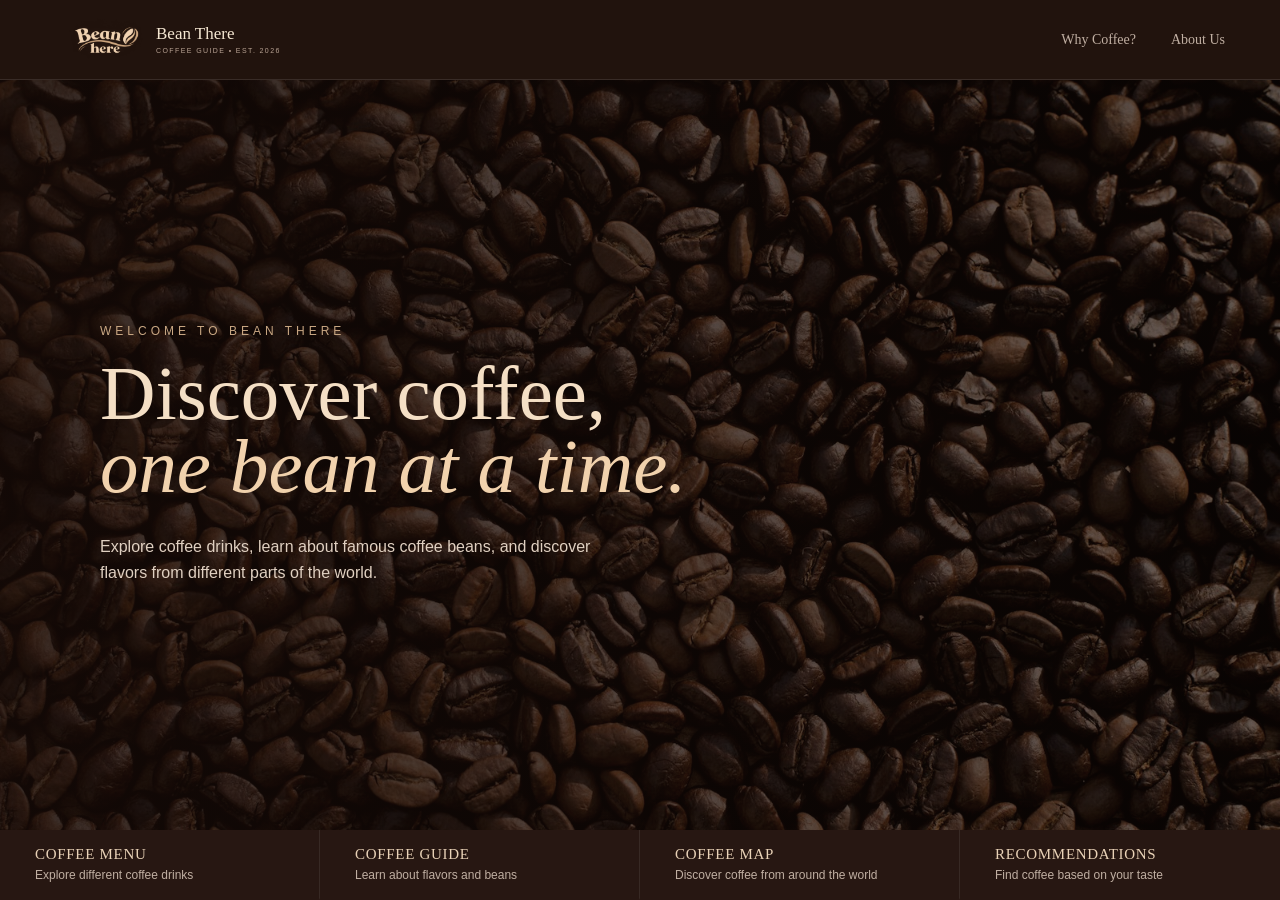
<file: index.html>
<!DOCTYPE html>
<html lang="en">
<head>
    <meta charset="UTF-8">
    <meta name="viewport" content="width=device-width, initial-scale=1.0">
    <title>Bean There</title>
    <link rel="icon" type="image/svg+xml" href="coffee-icon.svg">
    <link rel="preload" as="image" href="images/homepage-slide-01.jpg">
    <link rel="stylesheet" href="style.css">
</head>

<body>

    <div class="page">

        <header>
            <a class="logo" href="./index.html#home" aria-label="Bean There home">
                <img src="BH_Logo.png" alt="Bean There">
                <div class="logo-copy">
                    <h1>Bean There</h1>
                    <p>COFFEE GUIDE • EST. 2026</p>
                </div>
            </a>

            <nav>
                <a href="why-coffee.html">Why Coffee?</a>
                <a href="about.html">About Us</a>
            </nav>
        </header>

        <main id="home" class="hero">

            <div class="hero-slideshow">
                <img class="slide active" fetchpriority="high" src="images/homepage-slide-01.jpg" alt="">
                <img class="slide" src="images/homepage-slide-02.jpg" alt="">
                <img class="slide" src="images/homepage-slide-03.jpg" alt="">
                <img class="slide" src="images/homepage-slide-04.jpg" alt="">
                <img class="slide" src="images/homepage-slide-05.jpg" alt="">
                <img class="slide" src="images/homepage-slide-06.jpg" alt="">
            </div>

            <div class="hero-overlay"></div>

            <div class="hero-content">

                <p class="small-title">WELCOME TO BEAN THERE</p>

                <h2>
                    Discover coffee,<br>
                    <em>one bean at a time.</em>
                </h2>

                <p class="description">
                    Explore coffee drinks, learn about famous coffee beans,
                    and discover flavors from different parts of the world.
                </p>

            </div>

        </main>

        <section class="features" role="tablist" aria-label="Coffee information">
            <button class="feature-tab" id="coffee-menu-tab" type="button" role="tab" aria-selected="false" aria-controls="coffee-menu-panel" tabindex="0">
                <h3>COFFEE MENU</h3>
                <p>Explore different coffee drinks</p>
            </button>
            <button class="feature-tab" id="coffee-guide-tab" type="button" role="tab" aria-selected="false" aria-controls="coffee-guide-panel" tabindex="-1">
                <h3>COFFEE GUIDE</h3>
                <p>Learn about flavors and beans</p>
            </button>
            <button class="feature-tab" id="coffee-map-tab" type="button" role="tab" aria-selected="false" aria-controls="coffee-map-panel" tabindex="-1">
                <h3>COFFEE MAP</h3>
                <p>Discover coffee from around the world</p>
            </button>
            <button class="feature-tab" id="recommendations-tab" type="button" role="tab" aria-selected="false" aria-controls="recommendations-panel" tabindex="-1">
                <h3>RECOMMENDATIONS</h3>
                <p>Find coffee based on your taste</p>
            </button>
        </section>

        <div class="feature-panel-wrap" id="feature-panel-wrap">
            <div class="feature-panel-inner">
                <section class="feature-panel" id="coffee-menu-panel" role="tabpanel" aria-labelledby="coffee-menu-tab" hidden>
                    <div class="coffee-menu-intro">
                        <p class="feature-panel-eyebrow">COFFEE MENU</p>
                        <h2>Explore our Coffee Menu</h2>
                        <p>Every drink has its own personality. Some are bold and strong, while others are smooth, sweet, and refreshing. Discover popular coffee drinks and what makes each one unique.</p>
                    </div>
                    <div class="coffee-menu-grid">
                        <article class="coffee-card">
                            <img class="coffee-photo coffee-photo--espresso" src="images/espresso.jpg" alt="Freshly ground coffee beans beside a small espresso cup" decoding="async">
                            <div class="coffee-card-content">
                                <h3>Espresso</h3>
                                <p class="coffee-card-description">A concentrated coffee made by forcing hot water through finely ground beans under pressure. It is the base of many coffee drinks.</p>
                                <dl>
                                    <div class="detail-ingredients"><dt>Ingredients</dt><dd>Finely ground beans and hot water</dd></div>
                                    <div><dt>Temperature</dt><dd>Hot</dd></div>
                                    <div><dt>Taste</dt><dd>Rich, intense, and bitter</dd></div>
                                    <div class="detail-strength"><dt>Coffee strength</dt><dd>Very strong</dd></div>
                                </dl>
                            </div>
                        </article>
                        <article class="coffee-card">
                            <img class="coffee-photo coffee-photo--americano" src="images/americano.jpg" alt="Black Americano coffee in a ceramic cup" decoding="async">
                            <div class="coffee-card-content">
                                <h3>Americano</h3>
                                <p class="coffee-card-description">Espresso with added hot water. It looks like regular black coffee while keeping espresso's distinct flavor.</p>
                                <dl>
                                    <div class="detail-ingredients"><dt>Ingredients</dt><dd>Espresso and hot water</dd></div>
                                    <div><dt>Temperature</dt><dd>Hot</dd></div>
                                    <div><dt>Taste</dt><dd>Smooth, rich, and slightly bitter</dd></div>
                                    <div class="detail-strength"><dt>Coffee strength</dt><dd>Strong</dd></div>
                                </dl>
                            </div>
                        </article>
                        <article class="coffee-card">
                            <img class="coffee-photo coffee-photo--latte" src="images/latte.jpg" alt="Steamed milk being poured into a latte" decoding="async">
                            <div class="coffee-card-content">
                                <h3>Latte</h3>
                                <p class="coffee-card-description">An espresso-based drink with steamed milk and a thin layer of milk foam, popular with people who enjoy creamy coffee.</p>
                                <dl>
                                    <div class="detail-ingredients"><dt>Ingredients</dt><dd>Espresso, steamed milk, milk foam</dd></div>
                                    <div><dt>Temperature</dt><dd>Hot or cold</dd></div>
                                    <div><dt>Taste</dt><dd>Creamy, milky, smooth, and mildly sweet</dd></div>
                                    <div class="detail-strength"><dt>Coffee strength</dt><dd>Medium</dd></div>
                                </dl>
                            </div>
                        </article>
                        <article class="coffee-card">
                            <img class="coffee-photo coffee-photo--cappuccino" src="images/cappuccino.jpg" alt="Cappuccino with flower-shaped latte art on a saucer" decoding="async">
                            <div class="coffee-card-content">
                                <h3>Cappuccino</h3>
                                <p class="coffee-card-description">Espresso with steamed milk and a thick layer of milk foam. It has a more noticeable coffee flavor than a latte.</p>
                                <dl>
                                    <div class="detail-ingredients"><dt>Ingredients</dt><dd>Espresso, steamed milk, milk foam</dd></div>
                                    <div><dt>Temperature</dt><dd>Hot</dd></div>
                                    <div><dt>Taste</dt><dd>Creamy, rich, and balanced with a noticeable coffee flavor</dd></div>
                                    <div class="detail-strength"><dt>Coffee strength</dt><dd>Medium to strong</dd></div>
                                </dl>
                            </div>
                        </article>
                        <article class="coffee-card">
                            <img class="coffee-photo coffee-photo--mocha" src="images/mocha.jpg" alt="Layered chocolate mocha topped with whipped cream and chocolate" decoding="async">
                            <div class="coffee-card-content">
                                <h3>Mocha</h3>
                                <p class="coffee-card-description">A chocolate-flavored coffee that combines espresso, steamed milk, and chocolate ideal for coffee and chocolate lovers.</p>
                                <dl>
                                    <div class="detail-ingredients"><dt>Ingredients</dt><dd>Espresso, steamed milk, chocolate/cocoa</dd></div>
                                    <div><dt>Temperature</dt><dd>Hot or cold</dd></div>
                                    <div><dt>Taste</dt><dd>Sweet, chocolatey, creamy, and slightly bitter</dd></div>
                                    <div class="detail-strength"><dt>Coffee strength</dt><dd>Medium</dd></div>
                                </dl>
                            </div>
                        </article>
                        <article class="coffee-card">
                            <img class="coffee-photo coffee-photo--iced" src="images/iced-coffee.jpg" alt="Iced coffee with milk swirling in the glass" decoding="async">
                            <div class="coffee-card-content">
                                <h3>Iced Coffee</h3>
                                <p class="coffee-card-description">Brewed coffee served cold over ice. Add milk, sugar, or flavored syrup to suit your preference.</p>
                                <dl>
                                    <div class="detail-ingredients"><dt>Ingredients</dt><dd>Brewed coffee, ice, milk/sweetener</dd></div>
                                    <div><dt>Temperature</dt><dd>Cold</dd></div>
                                    <div><dt>Taste</dt><dd>Refreshing and smooth; slightly bitter to sweet</dd></div>
                                    <div class="detail-strength"><dt>Coffee strength</dt><dd>Medium to strong</dd></div>
                                </dl>
                            </div>
                        </article>
                    </div>
                    <p class="coffee-menu-note"><strong>Note:</strong> Coffee strength describes perceived intensity, not exact caffeine. Iced coffee strength depends on preparation. Recipes and serving sizes may vary.</p>
                </section>
                <section class="feature-panel" id="coffee-guide-panel" role="tabpanel" aria-labelledby="coffee-guide-tab" hidden>
                    <div class="coffee-guide">
                        <div class="coffee-menu-intro">
                            <p class="feature-panel-eyebrow">COFFEE GUIDE</p>
                            <h2>Get to Know Your Coffee</h2>
                            <p>Coffee has different flavors, aromas, and strengths depending on the beans, where they are grown, and how they are prepared. Understanding these differences can help you discover the coffee that best matches your taste.</p>
                        </div>
                        <div class="coffee-guide-gallery">
                            <figure>
                                <img src="images/coffee-cherries.jpg" alt="Fresh coffee cherries and seeds gathered during harvest" loading="lazy" decoding="async">
                                <figcaption><strong>From the fruit</strong><span>Coffee beans begin inside coffee cherries.</span></figcaption>
                            </figure>
                            <figure>
                                <img class="coffee-guide-photo--brewing" src="images/coffee-brewing.jpg" alt="Hot water being poured through a coffee filter" loading="lazy" decoding="async">
                                <figcaption><strong>Brewing</strong><span>Preparation helps shape the flavor in your cup.</span></figcaption>
                            </figure>
                            <figure>
                                <img class="coffee-guide-photo--roasting" src="images/coffee-roasting.jpg" alt="Coffee beans roasting in a drum roaster" loading="lazy" decoding="async">
                                <figcaption><strong>Roasting</strong><span>Heat develops the beans' aroma and character.</span></figcaption>
                            </figure>
                        </div>

                        <section class="coffee-guide-section">
                            <h3>What Is Coffee?</h3>
                            <p>Coffee is a popular beverage made from roasted and ground seeds of coffee plants. These seeds, commonly called coffee beans, are found inside coffee cherries. They are harvested, processed, dried, roasted, and ground before brewing. Around the world, different preparation methods create a wide variety of flavors.</p>
                        </section>

                        <section class="coffee-guide-section">
                            <h3>Different Types of Coffee Drinks</h3>
                            <div class="coffee-guide-table-scroll" role="region" aria-label="Coffee drink descriptions" tabindex="0">
                                <table class="coffee-guide-table">
                                    <thead><tr><th scope="col">Coffee drink</th><th scope="col">Description</th></tr></thead>
                                    <tbody>
                                        <tr><th scope="row">Espresso</th><td>Concentrated coffee served in small shots.</td></tr>
                                        <tr><th scope="row">Americano</th><td>Espresso diluted with hot water.</td></tr>
                                        <tr><th scope="row">Latte</th><td>Espresso mixed with steamed milk.</td></tr>
                                        <tr><th scope="row">Cappuccino</th><td>Espresso with steamed milk and thick foam.</td></tr>
                                        <tr><th scope="row">Mocha</th><td>Espresso mixed with chocolate and milk.</td></tr>
                                        <tr><th scope="row">Iced coffee</th><td>Brewed coffee served cold over ice.</td></tr>
                                        <tr><th scope="row">Macchiato</th><td>Espresso topped with a small amount of milk foam.</td></tr>
                                        <tr><th scope="row">Flat white</th><td>Espresso combined with smooth, finely textured milk.</td></tr>
                                        <tr><th scope="row">Cold brew</th><td>Coffee grounds steeped in cold or room-temperature water for several hours.</td></tr>
                                    </tbody>
                                </table>
                            </div>
                        </section>

                        <section class="coffee-guide-section">
                            <h3>Common Coffee Flavors</h3>
                            <p>Coffee does not always taste the same. Bean variety, origin, processing, and roasting all contribute to its flavor characteristics.</p>
                            <div class="coffee-guide-table-scroll" role="region" aria-label="Common coffee flavor descriptions" tabindex="0">
                                <table class="coffee-guide-table">
                                    <thead><tr><th scope="col">Flavor</th><th scope="col">Description</th></tr></thead>
                                    <tbody>
                                        <tr><th scope="row">Chocolatey</th><td>Reminiscent of cocoa, dark chocolate, or milk chocolate; often rich and comforting.</td></tr>
                                        <tr><th scope="row">Nutty</th><td>Notes similar to almonds, peanuts, hazelnuts, or walnuts.</td></tr>
                                        <tr><th scope="row">Fruity</th><td>Berry, apple, cherry, or other fruit-like notes.</td></tr>
                                        <tr><th scope="row">Citrusy</th><td>Bright flavors similar to lemon, orange, or grapefruit.</td></tr>
                                        <tr><th scope="row">Floral</th><td>Delicate aromas and flavors reminiscent of flowers.</td></tr>
                                        <tr><th scope="row">Earthy and spicy</th><td>Deeper flavors that may suggest wood, herbs, or spices.</td></tr>
                                    </tbody>
                                </table>
                            </div>
                        </section>

                        <section class="coffee-guide-section">
                            <h3>Coffee Strength Levels</h3>
                            <p>Strength describes how intense coffee tastes. It can depend on the amount of coffee used, brewing method, bean type, and roast level.</p>
                            <div class="coffee-guide-table-scroll" role="region" aria-label="Coffee strength levels and examples" tabindex="0">
                                <table class="coffee-guide-table">
                                    <thead><tr><th scope="col">Level</th><th scope="col">Description</th><th scope="col">Example</th></tr></thead>
                                    <tbody>
                                        <tr><th scope="row">Light</th><td>Delicate, mild, and less intense.</td><td>Light-roast pour-over</td></tr>
                                        <tr><th scope="row">Medium</th><td>Balanced coffee flavor.</td><td>Latte or Americano</td></tr>
                                        <tr><th scope="row">Strong</th><td>Richer and more noticeable coffee taste.</td><td>Cappuccino or double Americano</td></tr>
                                        <tr><th scope="row">Very strong</th><td>Highly concentrated and intense.</td><td>Espresso</td></tr>
                                    </tbody>
                                </table>
                            </div>
                            <p class="coffee-menu-note"><strong>Remember:</strong> Strong-tasting coffee does not automatically contain more caffeine. Caffeine depends on factors such as bean variety, serving size, and preparation.</p>
                        </section>

                        <section class="coffee-guide-section">
                            <h3>Difference Between Hot and Cold Coffee</h3>
                            <div class="coffee-guide-table-scroll" role="region" aria-label="Comparison of hot and cold coffee" tabindex="0">
                                <table class="coffee-guide-table">
                                    <thead><tr><th scope="col">Hot coffee</th><th scope="col">Cold coffee (iced coffee)</th></tr></thead>
                                    <tbody>
                                        <tr><td>Served warm or hot.</td><td>Served chilled or over ice.</td></tr>
                                        <tr><td>Often has a comforting aroma.</td><td>Often refreshing and easy to customize.</td></tr>
                                        <tr><td>Examples: espresso, cappuccino, and hot latte.</td><td>Examples: iced coffee, iced latte, and cold brew.</td></tr>
                                        <tr><td>For people who enjoy warm beverages.</td><td>For people who prefer refreshing drinks.</td></tr>
                                    </tbody>
                                </table>
                            </div>
                            <p class="coffee-menu-note"><strong>Remember:</strong> The main difference is serving temperature and preparation method. Some coffee drinks can be made in both hot and cold versions.</p>
                        </section>

                        <section class="coffee-guide-section">
                            <h3>What Affects the Taste of Coffee?</h3>
                            <p>Three important factors help determine the taste of coffee:</p>
                            <div class="coffee-guide-factors">
                                <article>
                                    <figure class="coffee-factor-visual">
                                        <img class="coffee-factor-image" src="images/guide-bean-types.jpg" alt="Roasted coffee beans showing variation in color and shape" loading="lazy" decoding="async">
                                        <figcaption><h4>1. Type of Coffee Bean</h4></figcaption>
                                    </figure>
                                    <p>Different coffee species have different natural characteristics. Some are known for smooth, sweet flavors, while others are stronger, more bitter, and more intense.</p>
                                </article>
                                <article>
                                    <figure class="coffee-factor-visual">
                                        <img class="coffee-factor-image" src="images/guide-coffee-origin.jpg" alt="Coffee grower inspecting coffee plants at a farm" loading="lazy" decoding="async">
                                        <figcaption><h4>2. Country or Region of Origin</h4></figcaption>
                                    </figure>
                                    <p>Climate, soil, altitude, rainfall, and growing conditions can all influence coffee flavor.</p>
                                    <ul>
                                        <li>Benguet Arabica is often associated with bright, fruity, and floral notes.</li>
                                        <li>Batangas Liberica is known for a bold, woody, distinctive aroma.</li>
                                        <li>Philippine Robusta is often associated with earthy and chocolatey notes.</li>
                                    </ul>
                                </article>
                                <article>
                                    <figure class="coffee-factor-visual">
                                        <img class="coffee-factor-image" src="images/guide-coffee-roast.jpg" alt="Coffee beans turning in a roasting drum" loading="lazy" decoding="async">
                                        <figcaption><h4>3. Roasting Level</h4></figcaption>
                                    </figure>
                                    <p>Roasting heats green coffee beans to develop their color, aroma, and flavor. Each level brings out different characteristics.</p>
                                </article>
                            </div>
                            <div class="coffee-guide-table-scroll" role="region" aria-label="Coffee roasting level comparison" tabindex="0">
                                <table class="coffee-guide-table">
                                    <thead><tr><th scope="col">Light roast</th><th scope="col">Medium roast</th><th scope="col">Dark roast</th></tr></thead>
                                    <tbody>
                                        <tr><td>Light brown color.</td><td>Medium brown color.</td><td>Dark brown color.</td></tr>
                                        <tr><td>Often highlights fruity and floral flavors.</td><td>Balanced flavor and aroma.</td><td>Often bold, smoky, and bittersweet.</td></tr>
                                        <tr><td>Usually has brighter acidity.</td><td>May have caramel, nutty, and chocolate notes.</td><td>Can have a heavier roasted taste.</td></tr>
                                        <tr><td>Preserves more of the bean's origin characteristics.</td><td>Most popular choice for everyday coffee.</td><td>Origin characteristics may become less noticeable.</td></tr>
                                    </tbody>
                                </table>
                            </div>
                            <h4 class="coffee-guide-subheading">Arabica vs. Robusta</h4>
                            <div class="coffee-guide-table-scroll" role="region" aria-label="Arabica and Robusta comparison" tabindex="0">
                                <table class="coffee-guide-table">
                                    <thead>
                                        <tr>
                                            <th scope="col">
                                                <img class="coffee-variety-photo coffee-variety-photo--arabica" src="images/arabica-beans.jpg" alt="Basket of roasted Arabica coffee beans" loading="lazy" decoding="async">
                                                <span>Arabica (Coffea arabica)</span>
                                            </th>
                                            <th scope="col">
                                                <img class="coffee-variety-photo" src="images/robusta-beans.jpg" alt="Close-up of roasted coffee beans representing Robusta" loading="lazy" decoding="async">
                                                <span>Robusta (Coffea canephora)</span>
                                            </th>
                                        </tr>
                                    </thead>
                                    <tbody>
                                        <tr><td>Usually smoother and more aromatic.</td><td>Usually stronger and more intense.</td></tr>
                                        <tr><td>Often fruity, floral, and sweet.</td><td>Often earthy, woody, and bitter.</td></tr>
                                        <tr><td>Generally has less caffeine.</td><td>Generally contains more caffeine.</td></tr>
                                        <tr><td>Often grown at higher altitudes.</td><td>Can grow in warmer, lower-altitude areas.</td></tr>
                                        <tr><td>Common in specialty coffee.</td><td>Common in instant coffee and espresso blends.</td></tr>
                                    </tbody>
                                </table>
                            </div>
                            <h4 class="coffee-guide-subheading">Which One Should You Try?</h4>
                            <div class="coffee-guide-choice-grid">
                                <p><strong>Choose Arabica</strong> if you enjoy smoother, sweeter, and more complex flavors.</p>
                                <p><strong>Choose Robusta</strong> if you prefer stronger, bolder, and more intense coffee.</p>
                            </div>
                        </section>
                    </div>
                </section>
                <section class="feature-panel" id="coffee-map-panel" role="tabpanel" aria-labelledby="coffee-map-tab" hidden>
                    <div class="coffee-menu-intro philippine-coffee-intro">
                        <p class="feature-panel-eyebrow">PHILIPPINE COFFEE MAP</p>
                        <h2>Discover Philippine Coffee!</h2>
                        <p>The Philippines is one of the few countries that produces all four commercially recognized coffee species: Arabica, Robusta, Liberica, and Excelsa.</p>
                        <p class="coffee-map-caveat">Locations are documented coffee-growing areas. Flavor descriptions are general and may vary by farm, variety, processing, and roast. Photos are representative coffee imagery, not location-specific farm photos.</p>
                    </div>

                    <div class="philippine-coffee-map">
                        <div class="coffee-map-visual-column">
                            <div class="philippine-map-canvas">
                                <div class="philippine-map-content">
                                <svg class="philippine-map-art" viewBox="0 0 400 650" role="img" aria-label="Illustrative Philippine map with Luzon, the Visayas, Mindanao, and coffee-growing areas">
                                    <g class="philippine-map-islands">
                                        <path d="m230 14 5 2-1 5-5-2Z"/>
                                        <path d="m241 23 4 2-1 5-4-2Z"/>
                                        <path d="m223 30 4 2-1 4-4-2Z"/>
                                        <path d="M216 36 231 42 239 55 232 68 241 81 235 95 245 107 236 121 242 134 231 148 239 161 228 174 237 188 230 203 242 216 257 222 270 236 264 247 249 244 239 233 230 236 220 229 212 235 203 229 207 215 218 205 214 191 222 178 215 166 223 151 215 139 223 125 214 112 222 98 213 86 220 72 211 59Z"/>
                                        <path d="m157 338 14 3 8 12-6 13-13 3-10-10Z"/>
                                        <path d="m180 351 8-7 8 8-4 14-8 4-6-8Z"/>
                                        <path d="m193 345 6-14 8 5-2 17-7 5Z"/>
                                        <path d="m206 355 12-7 10 5 1 11-13 6-10-5Z"/>
                                        <path d="m230 338 8-7 7 6-4 12-8 3Z"/>
                                        <path d="m238 359 9-4 7 8-3 11-10-1Z"/>
                                        <path d="m215 390 15-6 13 7 13-4 16 11 8 17-7 15-14 8-5 18-16 13-15-4-10 10-13-8-12-2-4-14-13-7-1-15 10-8-3-15 11-11 0-14Z"/>
                                        <path d="m201 468 9 2 4 10-8 4-7-6Z"/>
                                        <path d="m235 493 7 4-2 8-7-2Z"/>
                                        <path d="m192 526 4 3-2 7-5-2Z"/>
                                        <path d="m182 548 5 3-2 7-5-2Z"/>
                                        <path d="m176 570 4 3-2 6-5-2Z"/>
                                        <path d="m168 591 5 2-1 6-5-1Z"/>
                                        <path d="m148 211 5 3-2 5-5-2Z"/>
                                        <path d="m245 279 4 2-1 5-4-2Z"/>
                                        <path d="m224 300 4 2-1 4-4-2Z"/>
                                        <path d="m191 310 4 2-1 4-4-2Z"/>
                                        <path d="m168 322 5 2-2 6-5-2Z"/>
                                        <path d="m250 321 5 2-1 6-5-2Z"/>
                                        <path d="m266 330 4 2-1 5-4-2Z"/>
                                        <path d="m184 382 4 2-2 5-4-2Z"/>
                                        <path d="m270 483 4 2-1 5-4-2Z"/>
                                    </g>
                                    <g class="philippine-map-labels" aria-hidden="true">
                                        <path d="M245 181h31M170 358H88M270 438h18"/>
                                        <text x="281" y="185">LUZON</text>
                                        <text x="22" y="362">VISAYAS</text>
                                        <text x="293" y="442">MINDANAO</text>
                                    </g>
                                </svg>
                                <button class="coffee-map-marker" type="button" data-region="kalinga" style="--marker-x: 58%; --marker-y: 15%;" aria-label="Kalinga, Arabica and Robusta" aria-pressed="false">
                                    <span class="coffee-bean-icon" aria-hidden="true"></span><span class="coffee-map-tooltip" aria-hidden="true">Kalinga</span>
                                </button>
                                <button class="coffee-map-marker" type="button" data-region="benguet" style="--marker-x: 54%; --marker-y: 19%;" aria-label="Benguet, Arabica" aria-pressed="false">
                                    <span class="coffee-bean-icon" aria-hidden="true"></span><span class="coffee-map-tooltip" aria-hidden="true">Benguet</span>
                                </button>
                                <button class="coffee-map-marker" type="button" data-region="sagada" style="--marker-x: 63%; --marker-y: 22%;" aria-label="Sagada, Mountain Province, Arabica" aria-pressed="false">
                                    <span class="coffee-bean-icon" aria-hidden="true"></span><span class="coffee-map-tooltip" aria-hidden="true">Sagada</span>
                                </button>
                                <button class="coffee-map-marker" type="button" data-region="cavite" style="--marker-x: 54%; --marker-y: 30%;" aria-label="Cavite, Liberica, Robusta, and Excelsa" aria-pressed="false">
                                    <span class="coffee-bean-icon" aria-hidden="true"></span><span class="coffee-map-tooltip" aria-hidden="true">Cavite</span>
                                </button>
                                <button class="coffee-map-marker" type="button" data-region="batangas" style="--marker-x: 62%; --marker-y: 33%;" aria-label="Batangas, Kapeng Barako, Liberica" aria-pressed="false">
                                    <span class="coffee-bean-icon" aria-hidden="true"></span><span class="coffee-map-tooltip" aria-hidden="true">Batangas</span>
                                </button>
                                <button class="coffee-map-marker" type="button" data-region="bukidnon" style="--marker-x: 59%; --marker-y: 68%;" aria-label="Bukidnon, Arabica and Robusta" aria-pressed="false">
                                    <span class="coffee-bean-icon" aria-hidden="true"></span><span class="coffee-map-tooltip" aria-hidden="true">Bukidnon</span>
                                </button>
                                <button class="coffee-map-marker" type="button" data-region="sultan-kudarat" style="--marker-x: 49%; --marker-y: 71%;" aria-label="Sultan Kudarat, mainly Robusta" aria-pressed="false">
                                    <span class="coffee-bean-icon" aria-hidden="true"></span><span class="coffee-map-tooltip" aria-hidden="true">Sultan Kudarat</span>
                                </button>
                                <button class="coffee-map-marker" type="button" data-region="davao" style="--marker-x: 66%; --marker-y: 73%;" aria-label="Davao Region, Robusta and Arabica" aria-pressed="false">
                                    <span class="coffee-bean-icon" aria-hidden="true"></span><span class="coffee-map-tooltip" aria-hidden="true">Davao Region</span>
                                </button>
                                </div>
                            </div>
                            <p class="coffee-map-hint">Island groups are labeled for orientation. Hover over or select a bean marker to explore an approximate coffee-growing area.</p>
                        </div>

                        <div class="coffee-map-info-column">
                            <div class="coffee-map-details" aria-live="polite" aria-atomic="true">
                            <article class="coffee-region-empty" id="coffee-map-empty">
                                <h3>Pick a coffee-growing region</h3>
                                <p>Select or hover over any bean marker on the map to see its coffee varieties, growing areas, flavor profile, and more.</p>
                            </article>
                            <article class="coffee-region-detail" data-region-detail="batangas" hidden>
                                <p class="coffee-region-kicker">CALABARZON</p>
                                <h3>Batangas <span>Kapeng Barako</span></h3>
                                <img class="coffee-region-photo" src="images/robusta-beans.jpg" alt="Close-up of roasted coffee beans" loading="lazy" decoding="async">
                                <dl>
                                    <div><dt>Coffee bean</dt><dd>Liberica (Kapeng Barako)</dd></div>
                                    <div><dt>Growing areas</dt><dd>Lipa, Ibaan, and other parts of Batangas</dd></div>
                                    <div><dt>Flavor profile</dt><dd>Woody, smoky, earthy, and sometimes floral</dd></div>
                                    <div><dt>Coffee strength</dt><dd>Strong to very strong</dd></div>
                                </dl>
                                <p class="coffee-region-unique">Batangas is famous for Kapeng Barako, a traditional Philippine coffee known for its strong aroma and bold flavor. It is one of the most recognizable local coffee varieties.</p>
                            </article>
                            <article class="coffee-region-detail" data-region-detail="cavite" hidden>
                                <p class="coffee-region-kicker">CALABARZON</p>
                                <h3>Cavite</h3>
                                <img class="coffee-region-photo" src="images/coffee-roasting.jpg" alt="Coffee beans roasting in a drum roaster" loading="lazy" decoding="async">
                                <dl>
                                    <div><dt>Coffee bean</dt><dd>Liberica, Robusta, and Excelsa</dd></div>
                                    <div><dt>Growing areas</dt><dd>Amadeo and Indang</dd></div>
                                    <div><dt>Flavor profile</dt><dd>Earthy, woody, nutty, and bold, depending on the variety</dd></div>
                                    <div><dt>Coffee strength</dt><dd>Medium to strong</dd></div>
                                </dl>
                                <p class="coffee-region-unique">Cavite has a long coffee-growing history. Amadeo is known for its coffee heritage and local coffee festivals.</p>
                            </article>
                            <article class="coffee-region-detail" data-region-detail="benguet" hidden>
                                <p class="coffee-region-kicker">CORDILLERA ADMINISTRATIVE REGION (CAR)</p>
                                <h3>Benguet</h3>
                                <img class="coffee-region-photo" src="images/arabica-beans.jpg" alt="Basket of roasted Arabica coffee beans" loading="lazy" decoding="async">
                                <dl>
                                    <div><dt>Coffee bean</dt><dd>Arabica</dd></div>
                                    <div><dt>Growing areas</dt><dd>Atok, Buguias, and other highland communities</dd></div>
                                    <div><dt>Flavor profile</dt><dd>Fruity, floral, citrusy, and mildly sweet</dd></div>
                                    <div><dt>Coffee strength</dt><dd>Light to medium</dd></div>
                                </dl>
                                <p class="coffee-region-unique">Benguet's high elevation and cool climate suit Arabica cultivation. Its beans are appreciated for their pleasant aroma and balanced acidity.</p>
                            </article>
                            <article class="coffee-region-detail" data-region-detail="sagada" hidden>
                                <p class="coffee-region-kicker">CORDILLERA ADMINISTRATIVE REGION (CAR)</p>
                                <h3>Sagada <span>Mountain Province</span></h3>
                                <img class="coffee-region-photo" src="images/coffee-cherries.jpg" alt="Coffee cherries and seeds gathered during harvest" loading="lazy" decoding="async">
                                <dl>
                                    <div><dt>Coffee bean</dt><dd>Arabica</dd></div>
                                    <div><dt>Growing areas</dt><dd>Sagada and nearby highland communities</dd></div>
                                    <div><dt>Flavor profile</dt><dd>Fruity, nutty, chocolatey, and slightly acidic</dd></div>
                                    <div><dt>Coffee strength</dt><dd>Medium</dd></div>
                                </dl>
                                <p class="coffee-region-unique">Sagada's highland environment helps produce Arabica with a distinct aroma and balanced flavor. Coffee is closely connected to local agricultural traditions.</p>
                            </article>
                            <article class="coffee-region-detail" data-region-detail="kalinga" hidden>
                                <p class="coffee-region-kicker">CORDILLERA ADMINISTRATIVE REGION (CAR)</p>
                                <h3>Kalinga</h3>
                                <img class="coffee-region-photo" src="images/coffee-brewing.jpg" alt="Coffee brewed using a pour-over filter" loading="lazy" decoding="async">
                                <dl>
                                    <div><dt>Coffee bean</dt><dd>Arabica and Robusta</dd></div>
                                    <div><dt>Growing areas</dt><dd>Tabuk and selected highland and lowland communities</dd></div>
                                    <div><dt>Flavor profile</dt><dd>Nutty, chocolatey, fruity, and earthy, depending on the variety</dd></div>
                                    <div><dt>Coffee strength</dt><dd>Medium to strong</dd></div>
                                </dl>
                                <p class="coffee-region-unique">Kalinga farmers cultivate different coffee varieties for local growing conditions. Coffee supports farming communities and contributes to the Cordillera coffee industry.</p>
                            </article>
                            <article class="coffee-region-detail" data-region-detail="bukidnon" hidden>
                                <p class="coffee-region-kicker">NORTHERN MINDANAO</p>
                                <h3>Bukidnon</h3>
                                <img class="coffee-region-photo" src="images/espresso.jpg" alt="A small espresso cup beside roasted coffee beans" loading="lazy" decoding="async">
                                <dl>
                                    <div><dt>Coffee bean</dt><dd>Arabica and Robusta</dd></div>
                                    <div><dt>Growing areas</dt><dd>Malaybalay, Valencia, and surrounding agricultural communities</dd></div>
                                    <div><dt>Flavor profile</dt><dd>Chocolatey, nutty, earthy, and sometimes fruity</dd></div>
                                    <div><dt>Coffee strength</dt><dd>Medium to strong</dd></div>
                                </dl>
                                <p class="coffee-region-unique">Bukidnon's agricultural lands and varied elevations support coffee cultivation. It is one of Mindanao's notable coffee-producing areas.</p>
                            </article>
                            <article class="coffee-region-detail" data-region-detail="sultan-kudarat" hidden>
                                <p class="coffee-region-kicker">SOCCSKSARGEN</p>
                                <h3>Sultan Kudarat</h3>
                                <img class="coffee-region-photo" src="images/robusta-beans.jpg" alt="Close-up of roasted coffee beans" loading="lazy" decoding="async">
                                <dl>
                                    <div><dt>Coffee bean</dt><dd>Mainly Robusta, with Arabica in suitable highland areas</dd></div>
                                    <div><dt>Growing areas</dt><dd>Selected agricultural communities, including highland areas</dd></div>
                                    <div><dt>Flavor profile</dt><dd>Earthy, nutty, chocolatey, and bold</dd></div>
                                    <div><dt>Coffee strength</dt><dd>Strong</dd></div>
                                </dl>
                                <p class="coffee-region-unique">Sultan Kudarat is an important coffee-producing province in Mindanao. Its Robusta production supports the coffee industry and local farmers.</p>
                            </article>
                            <article class="coffee-region-detail" data-region-detail="davao" hidden>
                                <p class="coffee-region-kicker">DAVAO REGION</p>
                                <h3>Davao Region</h3>
                                <img class="coffee-region-photo" src="images/coffee-cherries.jpg" alt="Coffee cherries and seeds gathered during harvest" loading="lazy" decoding="async">
                                <dl>
                                    <div><dt>Coffee bean</dt><dd>Robusta and Arabica</dd></div>
                                    <div><dt>Growing areas</dt><dd>Davao del Sur, Davao de Oro, and suitable highlands near Mount Apo</dd></div>
                                    <div><dt>Flavor profile</dt><dd>Chocolatey, nutty, fruity, and earthy</dd></div>
                                    <div><dt>Coffee strength</dt><dd>Medium to strong</dd></div>
                                </dl>
                                <p class="coffee-region-unique">Davao's varied elevations support different coffee types. The region contributes significantly to Philippine coffee production.</p>
                            </article>
                            </div>
                            <p class="coffee-map-description">From the cool mountains of Benguet to the coffee farms of Mindanao, provinces produce coffee with unique characteristics. Explore the country's coffee-growing regions and discover what makes Filipino coffee special.</p>
                        </div>
                    </div>

                    <section class="coffee-map-reference">
                        <h3>Philippine Coffee Bean Comparison</h3>
                        <div class="coffee-guide-table-scroll" role="region" aria-label="Philippine coffee beans by location and flavor" tabindex="0">
                            <table class="coffee-guide-table">
                                <thead><tr><th scope="col">Location</th><th scope="col">Coffee bean</th><th scope="col">Common flavor</th></tr></thead>
                                <tbody>
                                    <tr><th scope="row">Batangas</th><td>Liberica</td><td>Woody and smoky</td></tr>
                                    <tr><th scope="row">Cavite</th><td>Liberica, Robusta, Excelsa</td><td>Earthy and nutty</td></tr>
                                    <tr><th scope="row">Benguet</th><td>Arabica</td><td>Fruity and floral</td></tr>
                                    <tr><th scope="row">Sagada</th><td>Arabica</td><td>Nutty and chocolatey</td></tr>
                                    <tr><th scope="row">Kalinga</th><td>Arabica and Robusta</td><td>Fruity and earthy</td></tr>
                                    <tr><th scope="row">Bukidnon</th><td>Arabica and Robusta</td><td>Chocolate and nuts</td></tr>
                                    <tr><th scope="row">Sultan Kudarat</th><td>Mainly Robusta</td><td>Bold and earthy</td></tr>
                                    <tr><th scope="row">Davao Region</th><td>Arabica and Robusta</td><td>Nutty and chocolatey</td></tr>
                                </tbody>
                            </table>
                        </div>
                    </section>

                    <section class="coffee-map-reference">
                        <h3>The Four Philippine Coffee Beans</h3>
                        <div class="philippine-bean-grid">
                            <article>
                                <img src="images/arabica-beans.jpg" alt="Roasted coffee beans labeled Arabica" loading="lazy" decoding="async">
                                <h4>Arabica</h4>
                                <p>Smooth taste, pleasant aroma, and fruity or floral notes.</p>
                            </article>
                            <article>
                                <img src="images/robusta-beans.jpg" alt="Close-up of roasted coffee beans" loading="lazy" decoding="async">
                                <h4>Robusta</h4>
                                <p>Bold flavor, earthy notes, and higher caffeine content.</p>
                            </article>
                            <article>
                                <img src="images/coffee-roasting.jpg" alt="Coffee beans tumbling in a roasting drum" loading="lazy" decoding="async">
                                <h4>Liberica</h4>
                                <p>Distinctive aroma with woody, smoky, and floral flavors.</p>
                            </article>
                            <article>
                                <img src="images/coffee-cherries.jpg" alt="Fresh coffee cherries and seeds in a farmer's hands" loading="lazy" decoding="async">
                                <h4>Excelsa</h4>
                                <p>Fruity, tangy, and distinctive flavor, often used in coffee blends.</p>
                            </article>
                        </div>
                        <p class="coffee-menu-note" role="note"><strong>Remember:</strong> The Philippines produces all four commercially recognized coffee species, although Robusta makes up the largest share of local production.</p>
                    </section>
                </section>
                <section class="feature-panel" id="recommendations-panel" role="tabpanel" aria-labelledby="recommendations-tab" hidden>
                    <div class="coffee-menu-intro recommendations-intro">
                        <p class="feature-panel-eyebrow">RECOMMENDATIONS</p>
                        <h2>Find Your Perfect Coffee Match!</h2>
                        <p>Not sure what coffee to try? Everyone has different preferences. Some people enjoy sweet and creamy drinks, while others prefer bold, bitter, or fruity flavors.</p>
                        <p>Discover your coffee match based on your preferred taste!</p>
                    </div>
                    <h3 class="recommendations-question">What Type of Coffee Do You Prefer?</h3>
                    <div class="recommendation-grid">
                        <article class="recommendation-card">
                            <img class="recommendation-photo" src="images/cappuccino.jpg" alt="Cappuccino topped with milk foam" loading="lazy" decoding="async">
                            <h3>Sweet</h3>
                            <p>For people who enjoy sugary, creamy, and dessert-like flavors.</p>
                            <dl>
                                <div><dt>Recommended coffee</dt><dd>Mocha or Caramel Latte</dd></div>
                                <div><dt>Why it matches</dt><dd>Chocolate and caramel add sweetness to coffee, making it less bitter and more enjoyable for people with a sweet tooth.</dd></div>
                                <div><dt>Suggested Philippine bean</dt><dd>Benguet Arabica or Bukidnon Arabica</dd></div>
                            </dl>
                        </article>
                        <article class="recommendation-card">
                            <img class="recommendation-photo" src="images/espresso.jpg" alt="A small cup of espresso surrounded by coffee beans" loading="lazy" decoding="async">
                            <h3>Strong</h3>
                            <p>For people who prefer intense coffee flavors.</p>
                            <dl>
                                <div><dt>Recommended coffee</dt><dd>Espresso or Double Espresso</dd></div>
                                <div><dt>Why it matches</dt><dd>Espresso is concentrated and has a rich, intense coffee taste.</dd></div>
                                <div><dt>Suggested Philippine bean</dt><dd>Sultan Kudarat Robusta</dd></div>
                            </dl>
                        </article>
                        <article class="recommendation-card">
                            <img class="recommendation-photo" src="images/coffee-cherries.jpg" alt="Freshly harvested coffee cherries and seeds" loading="lazy" decoding="async">
                            <h3>Fruity</h3>
                            <p>For people who enjoy bright, refreshing, and fruit-like flavors.</p>
                            <dl>
                                <div><dt>Recommended coffee</dt><dd>Light Roast Pour-Over</dd></div>
                                <div><dt>Why it matches</dt><dd>Lightly roasted Arabica can highlight fruity and floral characteristics.</dd></div>
                                <div><dt>Suggested Philippine bean</dt><dd>Benguet or Sagada Arabica</dd></div>
                            </dl>
                        </article>
                        <article class="recommendation-card">
                            <img class="recommendation-photo" src="images/mocha.jpg" alt="Mocha topped with whipped cream and chocolate" loading="lazy" decoding="async">
                            <h3>Chocolatey</h3>
                            <p>For people who enjoy cocoa, chocolate, and rich flavors.</p>
                            <dl>
                                <div><dt>Recommended coffee</dt><dd>Mocha or Chocolate Latte</dd></div>
                                <div><dt>Why it matches</dt><dd>Chocolate syrup adds sweetness, while some locally grown coffee beans naturally have chocolate-like flavor notes.</dd></div>
                                <div><dt>Suggested Philippine bean</dt><dd>Bukidnon Arabica or Robusta</dd></div>
                            </dl>
                        </article>
                        <article class="recommendation-card">
                            <img class="recommendation-photo" src="images/latte.jpg" alt="Steamed milk being poured into a latte" loading="lazy" decoding="async">
                            <h3>Smooth</h3>
                            <p>For people who prefer balanced, creamy, and easy-to-drink coffee.</p>
                            <dl>
                                <div><dt>Recommended coffee</dt><dd>Latte or Flat White</dd></div>
                                <div><dt>Why it matches</dt><dd>Steamed milk softens the coffee's intensity and creates a creamy texture.</dd></div>
                                <div><dt>Suggested Philippine bean</dt><dd>Benguet or Sagada Arabica</dd></div>
                            </dl>
                        </article>
                        <article class="recommendation-card">
                            <img class="recommendation-photo" src="images/americano.jpg" alt="Black Americano coffee in a ceramic cup" loading="lazy" decoding="async">
                            <h3>Bitter</h3>
                            <p>For people who enjoy less sweetness and a more noticeable roasted flavor.</p>
                            <dl>
                                <div><dt>Recommended coffee</dt><dd>Dark Roast Americano</dd></div>
                                <div><dt>Why it matches</dt><dd>Without milk or sweeteners, the roasted coffee flavor becomes more noticeable.</dd></div>
                                <div><dt>Suggested Philippine bean</dt><dd>Sultan Kudarat Robusta or Batangas Liberica</dd></div>
                            </dl>
                        </article>
                        <article class="recommendation-card">
                            <img class="recommendation-photo" src="images/coffee-brewing.jpg" alt="Coffee being brewed with a pour-over filter" loading="lazy" decoding="async">
                            <h3>Light</h3>
                            <p>For people who prefer delicate and less intense coffee flavors.</p>
                            <dl>
                                <div><dt>Recommended coffee</dt><dd>Light Roast Pour-Over</dd></div>
                                <div><dt>Why it matches</dt><dd>Light roasting can preserve the fruity, floral, and delicate characteristics of coffee beans.</dd></div>
                                <div><dt>Suggested Philippine bean</dt><dd>Benguet Arabica</dd></div>
                            </dl>
                        </article>
                        <article class="recommendation-card">
                            <img class="recommendation-photo" src="images/robusta-beans.jpg" alt="Close-up of roasted coffee beans" loading="lazy" decoding="async">
                            <h3>Bold</h3>
                            <p>For people who enjoy deep, rich, and full-bodied flavors.</p>
                            <dl>
                                <div><dt>Recommended coffee</dt><dd>Kapeng Barako or Dark Roast Espresso</dd></div>
                                <div><dt>Why it matches</dt><dd>Liberica is known for its distinctive aroma and strong, bold flavor.</dd></div>
                                <div><dt>Suggested Philippine bean</dt><dd>Batangas Liberica</dd></div>
                            </dl>
                        </article>
                    </div>
                </section>
            </div>
        </div>

    </div>

    <script src="animation.js"></script>
    <script src="coffee-map.js"></script>
    <script src="page-transition.js"></script>

</body>
</html>
</file>
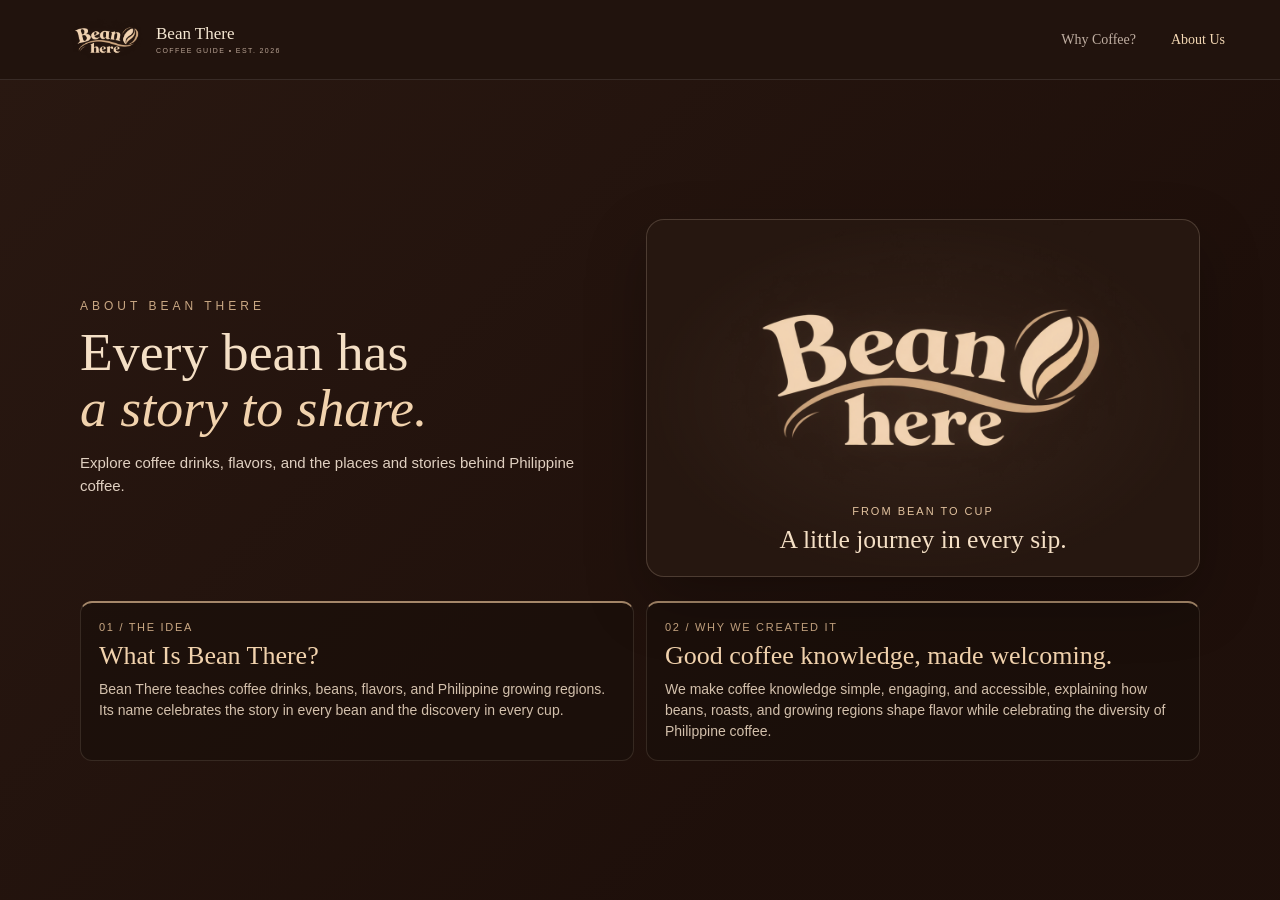
<file: about.html>
<!DOCTYPE html>
<html lang="en">
<head>
    <meta charset="UTF-8">
    <meta name="viewport" content="width=device-width, initial-scale=1.0">
    <title>About Us | Bean There</title>
    <link rel="icon" type="image/svg+xml" href="coffee-icon.svg">
    <link rel="stylesheet" href="style.css">
</head>
<body>
    <div class="page">
        <header>
            <a class="logo" href="./index.html#home" aria-label="Bean There home">
                <img src="BH_Logo.png" alt="Bean There">
                <div class="logo-copy">
                    <h1>Bean There</h1>
                    <p>COFFEE GUIDE • EST. 2026</p>
                </div>
            </a>
            <nav>
                <a href="why-coffee.html">Why Coffee?</a>
                <a href="about.html" class="active">About Us</a>
            </nav>
        </header>
        <main class="content-page about-page">
            <div class="about-bg-slideshow" aria-hidden="true">
                <img class="about-bg-slide" src="images/guide-coffee-origin.jpg" alt="">
                <img class="about-bg-slide" src="images/guide-coffee-roast.jpg" alt="">
                <img class="about-bg-slide" src="images/guide-bean-types.jpg" alt="">
                <img class="about-bg-slide" src="images/coffee-cherries.jpg" alt="">
                <img class="about-bg-slide" src="images/coffee-brewing.jpg" alt="">
            </div>
            <section class="about-hero" aria-labelledby="about-title">
                <div class="about-hero-copy">
                    <p class="small-title">ABOUT BEAN THERE</p>
                    <h2 id="about-title">Every bean has<br><em>a story to share.</em></h2>
                    <p class="about-lead">Explore coffee drinks, flavors, and the places and stories behind Philippine coffee.</p>
                </div>
                <figure class="about-photo about-brandmark">
                    <img src="BH_Logo.png" alt="Bean There logo" decoding="async">
                    <figcaption>
                        <span>FROM BEAN TO CUP</span>
                        <strong>A little journey in every sip.</strong>
                    </figcaption>
                </figure>
            </section>

            <section class="about-story-grid" aria-label="About Bean There">
                <article class="about-story-card">
                    <p class="about-story-kicker">01 / THE IDEA</p>
                    <h3>What Is Bean There?</h3>
                    <p>Bean There teaches coffee drinks, beans, flavors, and Philippine growing regions. Its name celebrates the story in every bean and the discovery in every cup.</p>
                </article>
                <article class="about-story-card">
                    <p class="about-story-kicker">02 / WHY WE CREATED IT</p>
                    <h3>Good coffee knowledge, made welcoming.</h3>
                    <p>We make coffee knowledge simple, engaging, and accessible, explaining how beans, roasts, and growing regions shape flavor while celebrating the diversity of Philippine coffee.</p>
                </article>
            </section>
        </main>
    </div>
    <script src="page-transition.js"></script>
</body>
</html>
</file>
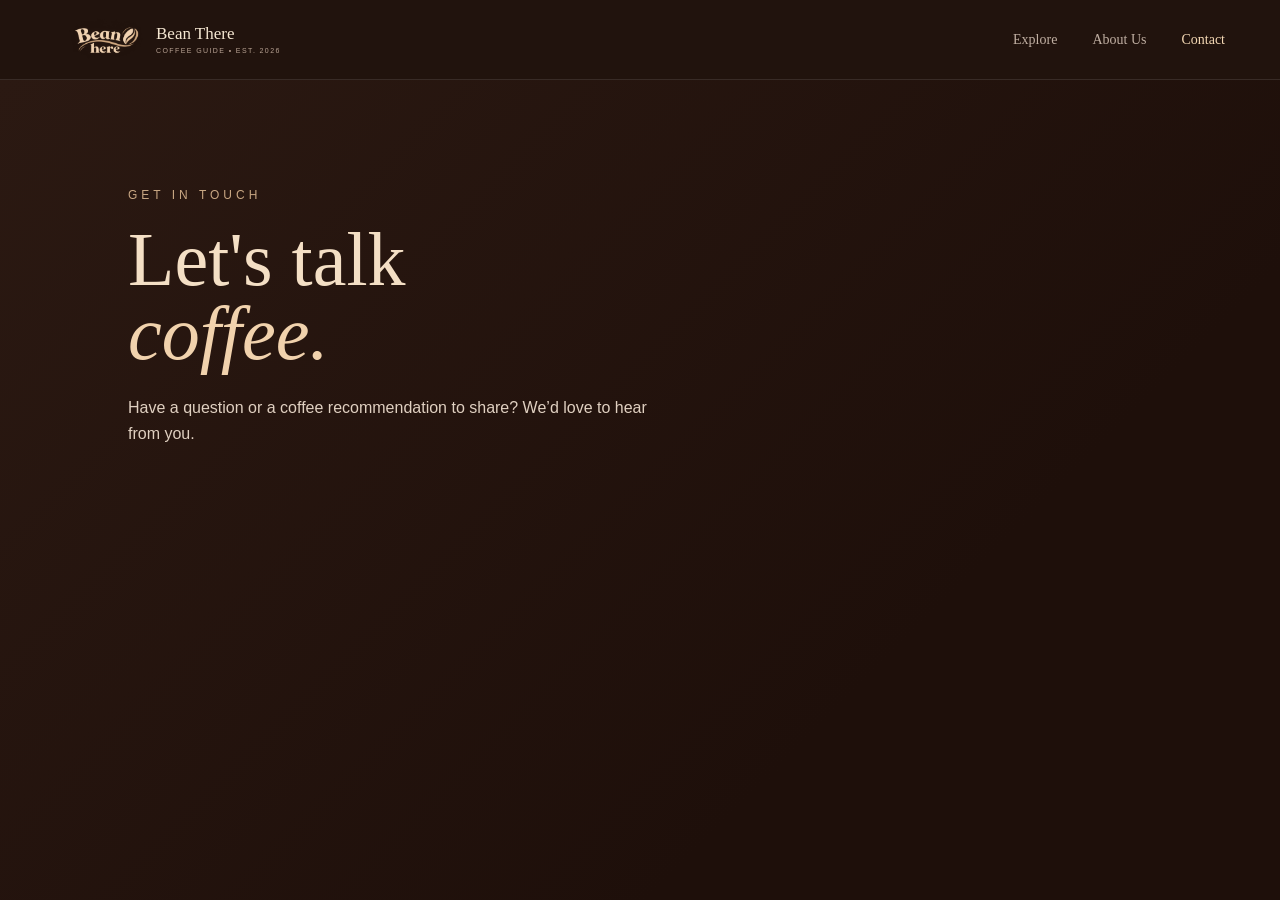
<file: contact.html>
<!DOCTYPE html>
<html lang="en">
<head>
    <meta charset="UTF-8">
    <meta name="viewport" content="width=device-width, initial-scale=1.0">
    <title>Contact | Bean There</title>
    <link rel="icon" type="image/svg+xml" href="coffee-icon.svg">
    <link rel="stylesheet" href="style.css">
</head>
<body>
    <div class="page">
        <header>
            <a class="logo" href="./index.html#home" aria-label="Bean There home">
                <img src="BH_Logo.png" alt="Bean There">
                <div class="logo-copy">
                    <h1>Bean There</h1>
                    <p>COFFEE GUIDE • EST. 2026</p>
                </div>
            </a>
            <nav>
                <a href="explore.html">Explore</a>
                <a href="about.html">About Us</a>
                <a href="contact.html" class="active">Contact</a>
            </nav>
        </header>
        <main class="content-page">
            <p class="small-title">GET IN TOUCH</p>
            <h2>Let's talk<br><em>coffee.</em></h2>
            <p class="description">Have a question or a coffee recommendation to share? We’d love to hear from you.</p>
        </main>
    </div>
</body>
</html>
</file>
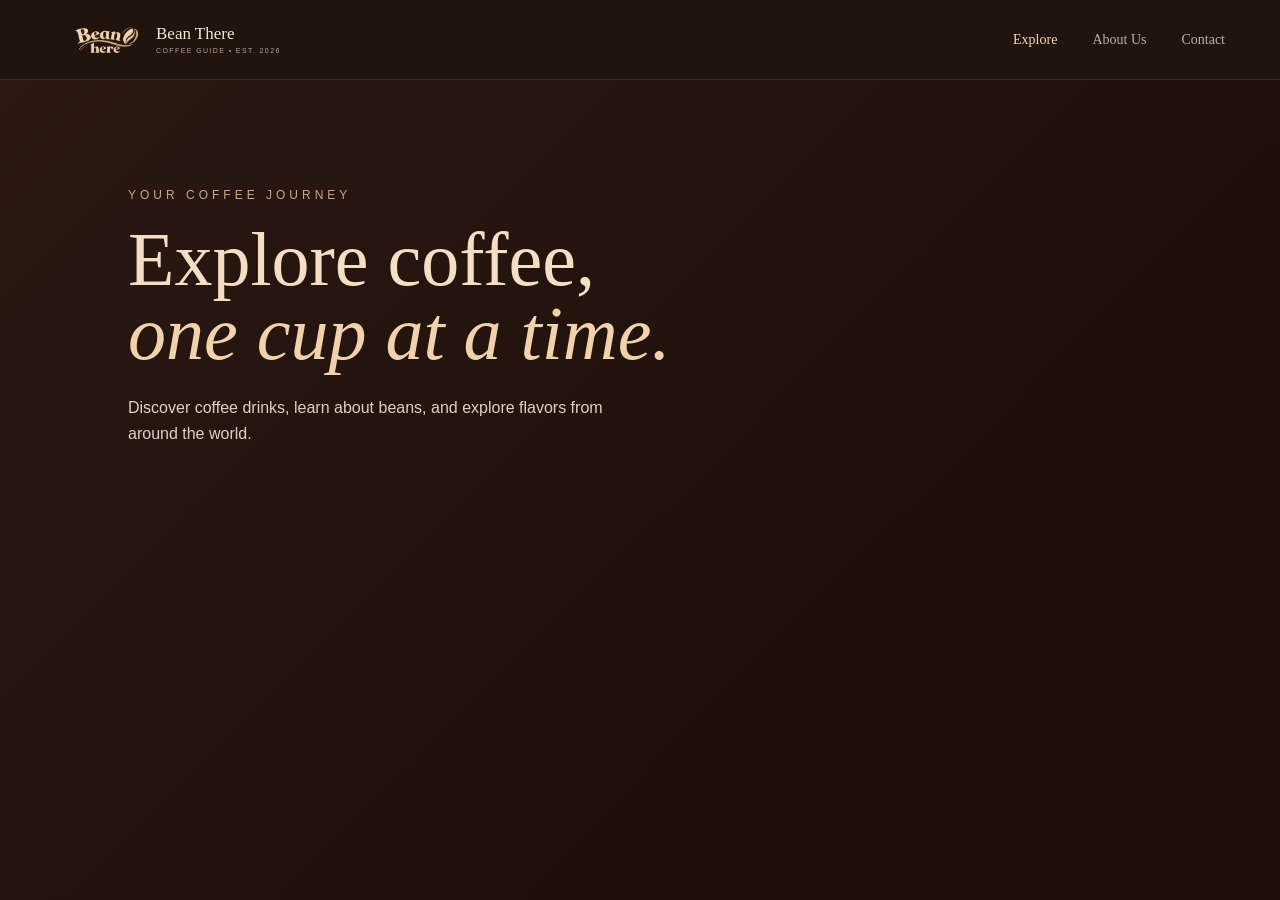
<file: explore.html>
<!DOCTYPE html>
<html lang="en">
<head>
    <meta charset="UTF-8">
    <meta name="viewport" content="width=device-width, initial-scale=1.0">
    <title>Explore | Bean There</title>
    <link rel="icon" type="image/svg+xml" href="coffee-icon.svg">
    <link rel="stylesheet" href="style.css">
</head>
<body>
    <div class="page">
        <header>
            <a class="logo" href="./index.html#home" aria-label="Bean There home">
                <img src="BH_Logo.png" alt="Bean There">
                <div class="logo-copy">
                    <h1>Bean There</h1>
                    <p>COFFEE GUIDE • EST. 2026</p>
                </div>
            </a>
            <nav>
                <a href="explore.html" class="active">Explore</a>
                <a href="about.html">About Us</a>
                <a href="contact.html">Contact</a>
            </nav>
        </header>
        <main class="content-page">
            <p class="small-title">YOUR COFFEE JOURNEY</p>
            <h2>Explore coffee,<br><em>one cup at a time.</em></h2>
            <p class="description">Discover coffee drinks, learn about beans, and explore flavors from around the world.</p>
        </main>
    </div>
</body>
</html>
</file>
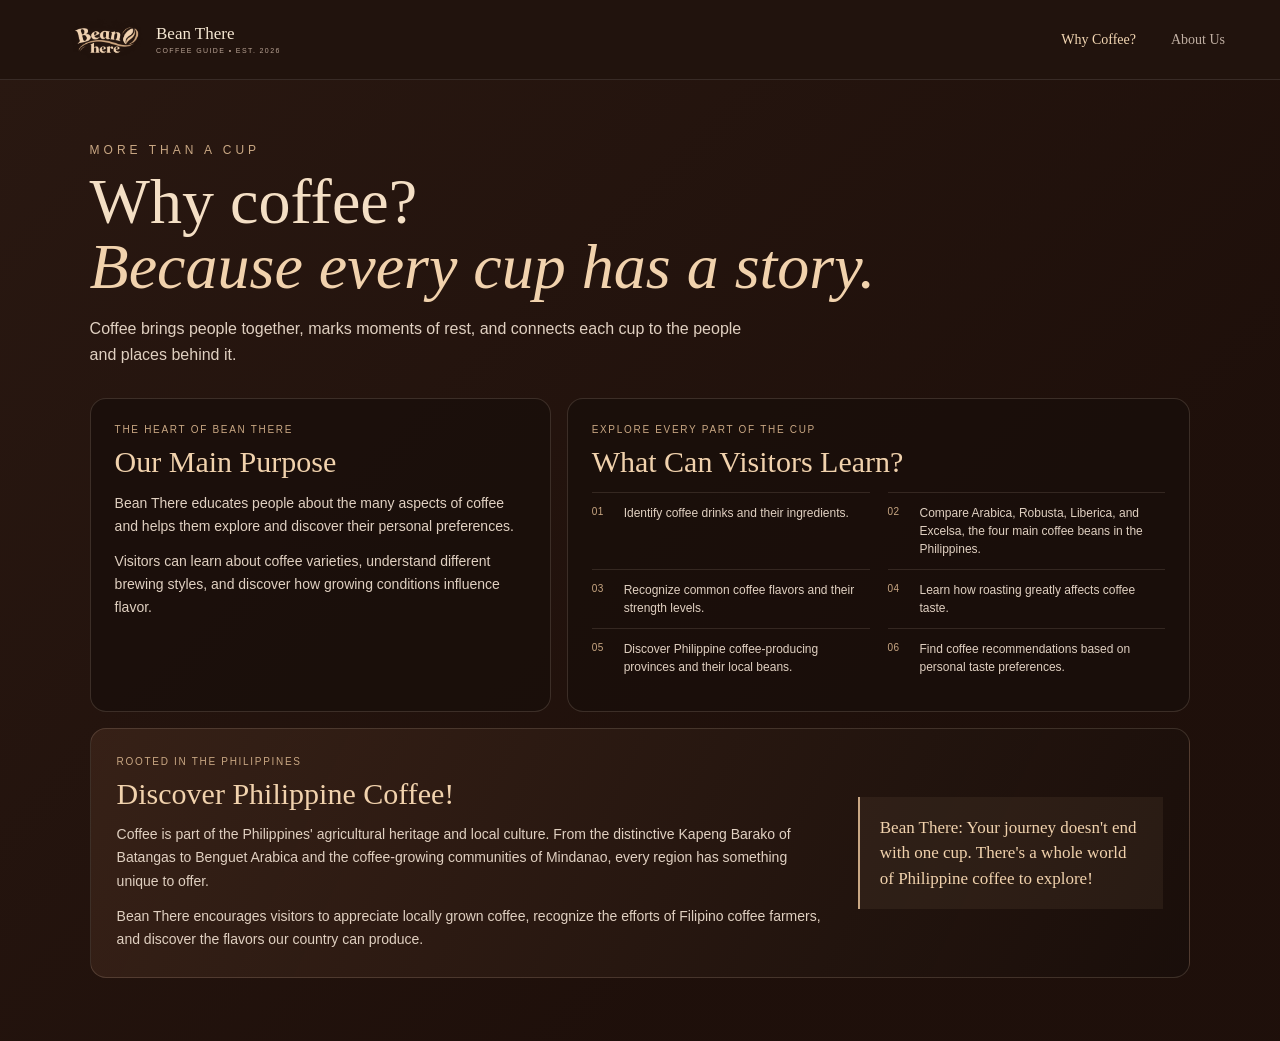
<file: why-coffee.html>
<!DOCTYPE html>
<html lang="en">
<head>
    <meta charset="UTF-8">
    <meta name="viewport" content="width=device-width, initial-scale=1.0">
    <title>Why Coffee? | Bean There</title>
    <link rel="icon" type="image/svg+xml" href="coffee-icon.svg">
    <link rel="stylesheet" href="style.css">
</head>
<body>
    <div class="page">
        <header>
            <a class="logo" href="./index.html#home" aria-label="Bean There home">
                <img src="BH_Logo.png" alt="Bean There">
                <div class="logo-copy">
                    <h1>Bean There</h1>
                    <p>COFFEE GUIDE • EST. 2026</p>
                </div>
            </a>
            <nav>
                <a href="why-coffee.html" class="active">Why Coffee?</a>
                <a href="about.html">About Us</a>
            </nav>
        </header>
        <main class="content-page why-coffee-page">
            <div class="about-bg-slideshow" aria-hidden="true">
                <img class="about-bg-slide" src="images/guide-coffee-origin.jpg" alt="">
                <img class="about-bg-slide" src="images/guide-coffee-roast.jpg" alt="">
                <img class="about-bg-slide" src="images/guide-bean-types.jpg" alt="">
                <img class="about-bg-slide" src="images/coffee-cherries.jpg" alt="">
                <img class="about-bg-slide" src="images/coffee-brewing.jpg" alt="">
            </div>
            <div class="why-coffee-content">
                <section class="why-coffee-intro" aria-labelledby="why-coffee-title">
                    <p class="small-title">MORE THAN A CUP</p>
                    <h2 id="why-coffee-title">Why coffee?<br><em>Because every cup has a story.</em></h2>
                    <p>Coffee brings people together, marks moments of rest, and connects each cup to the people and places behind it.</p>
                </section>

                <div class="why-coffee-overview">
                    <section class="why-coffee-card why-coffee-purpose" aria-labelledby="why-purpose-title">
                        <p class="why-coffee-eyebrow">THE HEART OF BEAN THERE</p>
                        <h3 id="why-purpose-title">Our Main Purpose</h3>
                        <p>Bean There educates people about the many aspects of coffee and helps them explore and discover their personal preferences.</p>
                        <p>Visitors can learn about coffee varieties, understand different brewing styles, and discover how growing conditions influence flavor.</p>
                    </section>

                    <section class="why-coffee-card why-coffee-learning" aria-labelledby="why-learning-title">
                        <p class="why-coffee-eyebrow">EXPLORE EVERY PART OF THE CUP</p>
                        <h3 id="why-learning-title">What Can Visitors Learn?</h3>
                        <ul>
                            <li><span>01</span><span>Identify coffee drinks and their ingredients.</span></li>
                            <li><span>02</span><span>Compare Arabica, Robusta, Liberica, and Excelsa, the four main coffee beans in the Philippines.</span></li>
                            <li><span>03</span><span>Recognize common coffee flavors and their strength levels.</span></li>
                            <li><span>04</span><span>Learn how roasting greatly affects coffee taste.</span></li>
                            <li><span>05</span><span>Discover Philippine coffee-producing provinces and their local beans.</span></li>
                            <li><span>06</span><span>Find coffee recommendations based on personal taste preferences.</span></li>
                        </ul>
                    </section>
                </div>

                <section class="why-coffee-philippines" aria-labelledby="why-philippines-title">
                    <div>
                        <p class="why-coffee-eyebrow">ROOTED IN THE PHILIPPINES</p>
                        <h3 id="why-philippines-title">Discover Philippine Coffee!</h3>
                        <p>Coffee is part of the Philippines' agricultural heritage and local culture. From the distinctive Kapeng Barako of Batangas to Benguet Arabica and the coffee-growing communities of Mindanao, every region has something unique to offer.</p>
                        <p>Bean There encourages visitors to appreciate locally grown coffee, recognize the efforts of Filipino coffee farmers, and discover the flavors our country can produce.</p>
                    </div>
                    <p class="why-coffee-closing">Bean There: Your journey doesn't end with one cup. There's a whole world of Philippine coffee to explore!</p>
                </section>
            </div>
        </main>
    </div>
    <script src="page-transition.js"></script>
</body>
</html>
</file>
<file: style.css>
* {
    margin: 0;
    padding: 0;
    box-sizing: border-box;
}

body {
    font-family: Georgia, 'Times New Roman', serif;
    color: #f5e7d2;
    background-color: #1e0f0a;
}

.page {
    width: 100%;
    min-height: 100vh;
    position: relative;
    animation: page-transition-in 280ms ease-out both;
}

body.page-transition-leaving .page {
    animation: page-transition-out 180ms ease-in both;
}

@keyframes page-transition-in {
    from {
        opacity: 0;
        transform: translateY(0.35rem);
    }

    to {
        opacity: 1;
        transform: translateY(0);
    }
}

@keyframes page-transition-out {
    to {
        opacity: 0;
        transform: translateY(-0.35rem);
    }
}

header {
    height: 80px;
    padding: 0 55px;

    display: flex;
    align-items: center;
    justify-content: space-between;

    background: rgba(35, 20, 15, 0.85);
    border-bottom: 1px solid rgba(255, 255, 255, 0.1);

    position: relative;
    z-index: 5;
}

.logo {
    display: flex;
    align-items: center;
    gap: 0;
    height: 80px;
    color: inherit;
    text-decoration: none;
}

.logo img {
    display: block;
    width: 100px;
    height: 90px;
    object-fit: cover;
    flex-shrink: 0;
    margin-right: 1px;
}

.logo-copy h1 {
    font-size: 17px;
    font-weight: normal;
    line-height: 1.1;
}

.logo-copy p {
    margin-top: 3px;
    color: #b9a394;
    font-family: Arial, sans-serif;
    font-size: 7px;
    letter-spacing: 1.4px;
}

nav {
    display: flex;
    gap: 35px;
}

nav a {
    color: #c0afa2;
    text-decoration: none;
    font-size: 14px;
    transition: 0.3s;
}

nav a:hover,
nav a.active {
    color: #f4d8b4;
}

.hero {
    min-height: calc(100vh - 150px);

    display: flex;
    align-items: center;

    padding: 70px 100px;

    position: relative;
    overflow: hidden;
}

.hero-slideshow {
    position: absolute;
    inset: 0;
    overflow: hidden;
    z-index: 0;
}

.slide {
    position: absolute;
    inset: 0;

    width: 100%;
    height: 100%;

    object-fit: cover;
    filter: sepia(0.18) saturate(0.75) brightness(0.72);

    opacity: 0;
    transition: opacity 1.2s ease-in-out;
}

.slide.active {
    opacity: 1;
}

@media (prefers-reduced-motion: reduce) {
    .slide {
        transition: none;
    }
}

.hero-overlay {
    position: absolute;
    inset: 0;
    z-index: 1;

    pointer-events: none;

    background: linear-gradient(
        90deg,
        rgba(25, 12, 8, 0.72) 0%,
        rgba(25, 12, 8, 0.48) 55%,
        rgba(25, 12, 8, 0.32) 100%
    );
}

.hero-content {
    position: relative;
    z-index: 2;

    max-width: 650px;
}

.small-title {
    font-family: Arial, sans-serif;
    font-size: 12px;
    letter-spacing: 4px;
    color: #c9a783;

    margin-bottom: 20px;
}

.hero h2 {
    font-size: clamp(50px, 6vw, 85px);
    font-weight: normal;
    line-height: 0.95;

    color: #f4dfc5;
}

.hero h2 em {
    font-style: italic;
    color: #f1d2ad;
}

.description {
    max-width: 520px;
    margin-top: 30px;

    color: #e0d0c1;

    font-family: Arial, sans-serif;
    font-size: 16px;
    line-height: 1.6;
}

.features {
    position: sticky;
    top: 0;
    width: 100%;
    min-height: 70px;
    display: grid;
    grid-template-columns: repeat(4, minmax(0, 1fr));
    background: rgba(40, 25, 19, 0.90);
    z-index: 10;
}

.feature-tab {
    display: flex;
    flex-direction: column;
    justify-content: center;
    padding: 15px 35px;
    border: 0;
    border-right: 1px solid rgba(255, 255, 255, 0.08);
    border-bottom: 2px solid transparent;
    background: transparent;
    color: inherit;
    font: inherit;
    text-align: left;
    cursor: pointer;
    transition: background-color 200ms ease, border-color 200ms ease;
}

.feature-tab:last-child {
    border-right: none;
}

.feature-tab:hover,
.feature-tab[aria-selected="true"] {
    background: rgba(255, 255, 255, 0.035);
}

.feature-tab[aria-selected="true"] {
    border-bottom-color: #c9a783;
}

.feature-tab:focus-visible {
    outline: 1px solid #e9d2b7;
    outline-offset: -4px;
}

.feature-tab h3 {
    color: #e9d2b7;
    font-size: 15px;
    font-weight: normal;
    letter-spacing: 0.7px;
}

.feature-tab p {
    margin-top: 5px;
    color: #c0afa2;
    font-family: Arial, sans-serif;
    font-size: 12px;
}

.feature-panel-wrap {
    height: 0;
    overflow: hidden;
    background: rgba(40, 25, 19, 0.96);
    transition: height 420ms cubic-bezier(0.22, 1, 0.36, 1);
}

.feature-panel-inner {
    width: 100%;
}

.feature-panel {
    padding: 24px 35px 30px;
    position: relative;
    isolation: isolate;
}

.feature-panel::before {
    position: absolute;
    z-index: -1;
    inset: 0;
    background: url("images/robusta-beans.jpg") center / cover no-repeat;
    content: "";
    opacity: 0.08;
    pointer-events: none;
}

.feature-panel:not([hidden]) {
    animation: feature-panel-drop 280ms ease both;
}

@keyframes feature-panel-drop {
    from {
        opacity: 0;
        transform: translateY(-10px);
    }

    to {
        opacity: 1;
        transform: translateY(0);
    }
}

#coffee-menu-panel:not([hidden]) {
    animation: coffee-menu-panel-drop 280ms ease both;
}

@keyframes coffee-menu-panel-drop {
    from {
        transform: translateY(-10px);
    }

    to {
        transform: translateY(0);
    }
}

.feature-panel-eyebrow {
    margin: 0 0 16px;
    color: #c9a783;
    font-family: Arial, sans-serif;
    font-size: 9px;
    letter-spacing: 2px;
}

.feature-content-grid {
    display: grid;
    grid-template-columns: repeat(3, minmax(0, 1fr));
    gap: 18px 24px;
}

.feature-content-grid h4 {
    color: #f1d2ad;
    font-size: 19px;
    font-weight: normal;
}

.feature-content-grid p {
    margin-top: 4px;
    color: #b9a394;
    font-family: Arial, sans-serif;
    font-size: 11px;
    line-height: 1.5;
}

.recommendations-question {
    margin-bottom: 12px;
    color: #f4dfc5;
    font-size: 24px;
    font-weight: normal;
}

.recommendation-grid {
    display: grid;
    grid-template-columns: repeat(3, minmax(0, 1fr));
    gap: 14px;
}

.recommendation-card {
    overflow: hidden;
    border: 1px solid rgba(233, 210, 183, 0.13);
    border-radius: 8px;
    background: rgba(25, 15, 11, 0.88);
}

.recommendation-photo {
    display: block;
    width: 100%;
    height: 125px;
    object-fit: cover;
}

.recommendation-card h3 {
    margin: 12px 16px 0;
    color: #f1d2ad;
    font-size: 23px;
    font-weight: normal;
}

.recommendation-card > p {
    margin: 5px 16px 0;
    color: #f0e2d2;
    font-family: Arial, sans-serif;
    font-size: 13px;
    line-height: 1.55;
}

.recommendation-card dl {
    display: grid;
    margin: 10px 16px 6px;
}

.recommendation-card dl div {
    display: grid;
    gap: 4px;
    padding: 8px 0;
    border-top: 1px solid rgba(233, 210, 183, 0.1);
}

.recommendation-card dt {
    color: #f1d2ad;
    font-family: Arial, sans-serif;
    font-size: 11px;
    text-transform: uppercase;
}

.recommendation-card dd {
    color: #fff7ed;
    font-family: Arial, sans-serif;
    font-size: 12px;
    line-height: 1.5;
}

.coffee-menu-intro {
    max-width: 760px;
    margin-bottom: 18px;
}

.coffee-menu-intro h2 {
    color: #f4dfc5;
    font-size: clamp(30px, 4vw, 44px);
    font-weight: normal;
    line-height: 1.05;
}

.coffee-menu-intro > p:not(.feature-panel-eyebrow) {
    max-width: 700px;
    margin-top: 7px;
    color: #c0afa2;
    font-family: Arial, sans-serif;
    font-size: 13px;
    line-height: 1.6;
}

.coffee-menu-intro > p.coffee-map-caveat {
    max-width: 760px;
    margin-top: 12px;
    padding-left: 12px;
    border-left: 2px solid #c9a783;
    color: #d3c0ac;
    font-size: 12px;
}

.philippine-coffee-map {
    display: grid;
    grid-template-columns: minmax(260px, 390px) minmax(0, 1fr);
    gap: 20px;
    align-items: start;
    max-width: 1180px;
    margin: 0 auto;
}

.coffee-map-visual-column {
    min-width: 0;
}

.philippine-map-canvas {
    position: relative;
    width: min(100%, 390px);
    margin: 0 auto;
    aspect-ratio: 400 / 650;
    overflow: visible;
    border: 1px solid rgba(233, 210, 183, 0.16);
    border-radius: 14px;
    background: radial-gradient(ellipse at 50% 45%, rgba(84, 111, 101, 0.28), rgba(24, 39, 38, 0.76));
    box-shadow: inset 0 0 45px rgba(11, 19, 18, 0.42);
}

.philippine-map-content {
    position: absolute;
    inset: 0;
    transform: translateY(3%) scale(1.05, 1.04);
    transform-origin: center;
}

.philippine-map-art {
    position: absolute;
    inset: 0 auto 0 3.4%;
    width: 100%;
    height: 100%;
}

.philippine-map-islands path {
    fill: #80694e;
    stroke: #d4b68f;
    stroke-width: 2;
    stroke-linejoin: round;
    opacity: 0.9;
}

.philippine-map-labels path {
    fill: none;
    stroke: rgba(233, 210, 183, 0.55);
    stroke-width: 1;
}

.philippine-map-labels text {
    fill: #f1d2ad;
    font-family: Arial, sans-serif;
    font-size: 10px;
    font-weight: bold;
    letter-spacing: 1px;
    paint-order: stroke;
    stroke: rgba(24, 39, 38, 0.9);
    stroke-linejoin: round;
    stroke-width: 3px;
}

.coffee-map-marker {
    position: absolute;
    z-index: 2;
    top: var(--marker-y);
    left: calc(var(--marker-x) + 3.4%);
    display: grid;
    width: 31px;
    height: 33px;
    padding: 0;
    place-items: center;
    transform: translate(-50%, -50%);
    border: 1px solid rgba(255, 242, 222, 0.85);
    border-radius: 50%;
    background: #6d3e2a;
    box-shadow: 0 2px 10px rgba(0, 0, 0, 0.4);
    cursor: pointer;
    transition: transform 160ms ease, background-color 160ms ease, box-shadow 160ms ease;
}

.coffee-map-marker:hover,
.coffee-map-marker:focus-visible,
.coffee-map-marker.is-active {
    transform: translate(-50%, -50%) scale(1.1);
    background: #a56a3e;
    box-shadow: 0 0 0 3px rgba(241, 210, 173, 0.22), 0 3px 12px rgba(0, 0, 0, 0.48);
}

.coffee-map-marker:focus-visible {
    outline: 2px solid #fff1d9;
    outline-offset: 3px;
}

.coffee-bean-icon {
    position: relative;
    width: 10px;
    height: 15px;
    transform: rotate(38deg);
    border: 1px solid #f4dfc5;
    border-radius: 55% 45% 58% 42%;
    background: #c9955d;
}

.coffee-bean-icon::after {
    position: absolute;
    top: 2px;
    left: 3px;
    width: 3px;
    height: 11px;
    transform: rotate(8deg);
    border-left: 1px solid #674327;
    border-radius: 50%;
    content: "";
}

.coffee-map-tooltip {
    position: absolute;
    top: 50%;
    left: calc(100% + 8px);
    z-index: 3;
    padding: 5px 8px;
    transform: translateY(-50%) scale(0.96);
    border: 1px solid rgba(233, 210, 183, 0.35);
    border-radius: 5px;
    background: #f1d2ad;
    color: #2b1912;
    font-family: Arial, sans-serif;
    font-size: 11px;
    font-weight: bold;
    opacity: 0;
    pointer-events: none;
    transition: opacity 140ms ease, transform 140ms ease;
    white-space: nowrap;
}

.coffee-map-marker:hover .coffee-map-tooltip,
.coffee-map-marker:focus-visible .coffee-map-tooltip,
.coffee-map-marker.is-active .coffee-map-tooltip {
    transform: translateY(-50%) scale(1);
    opacity: 1;
}

.coffee-map-hint {
    max-width: 390px;
    margin: 10px auto 0;
    color: #c0afa2;
    font-family: Arial, sans-serif;
    font-size: 12px;
    line-height: 1.5;
    text-align: center;
}

.coffee-map-details {
    min-height: 490px;
    padding: 20px;
    border: 1px solid rgba(233, 210, 183, 0.16);
    border-radius: 12px;
    background: rgba(25, 15, 11, 0.84);
}

.coffee-map-description {
    max-width: 680px;
    margin: 14px auto 0;
    color: #c0afa2;
    font-family: Arial, sans-serif;
    font-size: 14px;
    line-height: 1.6;
    text-align: center;
}

.coffee-region-empty:not([hidden]) {
    display: grid;
    min-height: 430px;
    align-content: center;
    justify-items: center;
    color: #d3c0ac;
    text-align: center;
}

.coffee-region-empty h3,
.coffee-region-detail h3 {
    color: #f4dfc5;
    font-size: clamp(26px, 3vw, 36px);
    font-weight: normal;
    line-height: 1.12;
}

.coffee-region-empty p {
    max-width: 420px;
    margin-top: 10px;
    color: #c0afa2;
    font-family: Arial, sans-serif;
    font-size: 14px;
    line-height: 1.65;
}

.coffee-region-kicker {
    margin-bottom: 8px;
    color: #c9a783;
    font-family: Arial, sans-serif;
    font-size: 10px;
    letter-spacing: 1.5px;
}

.coffee-region-detail h3 span {
    display: block;
    margin-top: 5px;
    color: #d2b18c;
    font-size: 17px;
}

.coffee-region-detail:not([hidden]) {
    animation: coffee-region-reveal 220ms ease both;
}

@keyframes coffee-region-reveal {
    from {
        opacity: 0;
        transform: translateY(7px);
    }

    to {
        opacity: 1;
        transform: translateY(0);
    }
}

.coffee-region-photo {
    display: block;
    width: 100%;
    height: 200px;
    margin: 14px auto 18px;
    border: 1px solid rgba(233, 210, 183, 0.18);
    border-radius: 8px;
    filter: brightness(0.9) saturate(0.9);
    object-fit: cover;
    object-position: center 50%;
}

.coffee-region-detail dl {
    display: grid;
    grid-template-columns: repeat(2, minmax(0, 1fr));
    gap: 10px;
    margin-top: 22px;
}

.coffee-region-detail dl div {
    padding: 12px;
    border: 1px solid rgba(233, 210, 183, 0.1);
    border-radius: 7px;
    background: rgba(255, 255, 255, 0.025);
}

.coffee-region-detail dt {
    margin-bottom: 5px;
    color: #d2b18c;
    font-family: Arial, sans-serif;
    font-size: 10px;
    letter-spacing: 0.6px;
    text-transform: uppercase;
}

.coffee-region-detail dd,
.coffee-region-unique {
    color: #f0e2d2;
    font-family: Arial, sans-serif;
    font-size: 13px;
    line-height: 1.6;
}

.coffee-region-unique {
    margin-top: 18px;
    padding: 14px 16px;
    border-left: 2px solid #c9a783;
    background: rgba(201, 167, 131, 0.08);
}

.coffee-map-reference {
    margin-top: 34px;
}

.coffee-map-reference > h3 {
    margin-bottom: 14px;
    color: #f4dfc5;
    font-size: 28px;
    font-weight: normal;
}

.philippine-bean-grid {
    display: grid;
    grid-template-columns: repeat(4, minmax(0, 1fr));
    gap: 12px;
}

.philippine-bean-grid article {
    padding: 16px;
    border: 1px solid rgba(233, 210, 183, 0.13);
    border-radius: 8px;
    background: rgba(25, 15, 11, 0.72);
}

.philippine-bean-grid img {
    display: block;
    width: 100%;
    height: 120px;
    margin-bottom: 12px;
    border-radius: 6px;
    object-fit: cover;
}

.philippine-bean-grid h4 {
    color: #f1d2ad;
    font-size: 20px;
    font-weight: normal;
}

.philippine-bean-grid p {
    margin-top: 6px;
    color: #e0d0c1;
    font-family: Arial, sans-serif;
    font-size: 14px;
    line-height: 1.6;
}

.recommendations-intro h2 {
    font-size: clamp(28px, 3.2vw, 36px);
}

.recommendations-intro > p:not(.feature-panel-eyebrow) {
    max-width: 650px;
    font-size: 12px;
    line-height: 1.55;
}

.coffee-guide-gallery {
    display: grid;
    grid-template-columns: repeat(3, minmax(0, 1fr));
    gap: 14px;
    margin: 20px 0 28px;
}

.coffee-guide-gallery figure {
    overflow: hidden;
    border: 1px solid rgba(233, 210, 183, 0.13);
    border-radius: 8px;
    background: rgba(25, 15, 11, 0.38);
}

.coffee-guide-gallery img {
    display: block;
    width: 100%;
    height: 155px;
    object-fit: cover;
    filter: sepia(0.08) saturate(0.9) brightness(0.9);
}

.coffee-guide-photo--brewing,
.coffee-guide-photo--roasting {
    object-position: center 65%;
}

.coffee-guide-gallery figcaption {
    display: grid;
    gap: 4px;
    padding: 11px 13px 13px;
}

.coffee-guide-gallery figcaption strong {
    color: #e9d2b7;
    font-size: 17px;
    font-weight: normal;
}

.coffee-guide-gallery figcaption span {
    color: #b9a394;
    font-family: Arial, sans-serif;
    font-size: 11px;
    line-height: 1.5;
}

.coffee-guide-source {
    margin-top: 12px;
    color: #a99789;
    font-family: Arial, sans-serif;
    font-size: 11px;
}

.coffee-guide-source a {
    color: #e2c29f;
    text-decoration-color: rgba(226, 194, 159, 0.45);
    text-underline-offset: 3px;
}

.coffee-guide-source a:hover {
    color: #f4dfc5;
}

.coffee-guide-section {
    margin-top: 24px;
    padding-top: 20px;
    border-top: 1px solid rgba(233, 210, 183, 0.13);
}

.coffee-guide-section h3 {
    margin-bottom: 8px;
    color: #f1d2ad;
    font-size: clamp(30px, 3.2vw, 36px);
    font-weight: normal;
    line-height: 1.15;
}

.coffee-guide-subheading {
    margin: 22px 0 0;
    color: #e9d2b7;
    font-size: 27px;
    font-weight: normal;
}

.coffee-guide-section > p,
.coffee-guide-factors p {
    color: #c0afa2;
    font-family: Arial, sans-serif;
    font-size: 12px;
    line-height: 1.65;
}

.coffee-guide-table-scroll {
    overflow-x: auto;
    margin-top: 12px;
    border: 1px solid rgba(233, 210, 183, 0.13);
    border-radius: 7px;
    background: rgba(25, 15, 11, 0.28);
}

.coffee-guide-table-scroll:focus-visible {
    outline: 1px solid #e9d2b7;
    outline-offset: 2px;
}

.coffee-guide-table {
    width: 100%;
    min-width: 520px;
    border-collapse: collapse;
    font-family: Arial, sans-serif;
    text-align: left;
}

.coffee-guide-table th,
.coffee-guide-table td {
    padding: 11px 14px;
    border-bottom: 1px solid rgba(233, 210, 183, 0.1);
    color: #d3c0ac;
    font-size: 12px;
    font-weight: normal;
    line-height: 1.55;
    vertical-align: top;
}

.coffee-guide-table thead th {
    background: rgba(201, 167, 131, 0.09);
    color: #e9d2b7;
    font-size: 15px;
    letter-spacing: 0.6px;
    text-transform: uppercase;
}

.coffee-variety-photo {
    display: block;
    width: 100%;
    height: 130px;
    margin-bottom: 10px;
    border-radius: 5px;
    object-fit: cover;
    filter: sepia(0.08) saturate(0.9) brightness(0.9);
}

.coffee-guide-table thead th span {
    display: block;
}

.coffee-guide-table tbody th {
    color: #f1d2ad;
    font-size: 14px;
}

.coffee-guide-table tbody tr:last-child th,
.coffee-guide-table tbody tr:last-child td {
    border-bottom: 0;
}

.coffee-guide-factors {
    display: grid;
    grid-template-columns: repeat(3, minmax(0, 1fr));
    gap: 16px;
    margin-top: 14px;
}

.coffee-guide-factors article {
    padding: 16px;
    border: 1px solid rgba(233, 210, 183, 0.12);
    border-radius: 7px;
    background: rgba(25, 15, 11, 0.24);
}

.coffee-factor-visual {
    position: relative;
    height: 170px;
    overflow: hidden;
    margin-bottom: 14px;
    border-radius: 5px;
    background: rgba(25, 15, 11, 0.38);
}

.coffee-factor-image {
    display: block;
    width: 100%;
    height: 100%;
    object-fit: cover;
    filter: sepia(0.08) saturate(0.9) brightness(0.9);
}

.coffee-factor-visual figcaption {
    position: absolute;
    inset: 0;
    display: flex;
    align-items: flex-end;
    padding: 14px;
    background: linear-gradient(180deg, rgba(20, 12, 8, 0.02) 25%, rgba(20, 12, 8, 0.88) 100%);
}

.coffee-guide-factors h4 {
    margin: 0;
    color: #e9d2b7;
    font-size: 20px;
    font-weight: normal;
    line-height: 1.3;
}

.coffee-guide-factors ul {
    display: grid;
    gap: 5px;
    margin: 10px 0 0 18px;
    color: #c0afa2;
    font-family: Arial, sans-serif;
    font-size: 12px;
    line-height: 1.6;
}

.coffee-guide-choice-grid {
    display: grid;
    grid-template-columns: repeat(2, minmax(0, 1fr));
    gap: 12px;
    margin-top: 12px;
}

.coffee-guide-choice-grid p {
    padding: 14px 16px;
    border-left: 2px solid #c9a783;
    background: rgba(201, 167, 131, 0.08);
    color: #d3c0ac;
    font-family: Arial, sans-serif;
    font-size: 12px;
    line-height: 1.6;
}

.coffee-guide-choice-grid strong {
    color: #f1d2ad;
}

.coffee-menu-grid {
    display: grid;
    grid-template-columns: repeat(3, minmax(0, 1fr));
    gap: 18px;
}

.coffee-card {
    overflow: hidden;
    border: 1px solid rgba(233, 210, 183, 0.13);
    border-radius: 8px;
    background: rgba(25, 15, 11, 0.38);
}

.coffee-card > img {
    display: block;
    width: 100%;
    height: 190px;
    object-fit: cover;
    filter: sepia(0.08) saturate(0.9) brightness(0.9);
}

.coffee-photo--espresso {
    object-position: 50% 75%;
}

.coffee-photo--americano {
    object-position: 50% 40%;
}

.coffee-photo--latte {
    object-position: 50% 52%;
}

.coffee-photo--cappuccino,
.coffee-photo--iced {
    object-position: center;
}

.coffee-photo--mocha {
    object-position: 50% 40%;
}

.coffee-card-content {
    padding: 14px;
}

.coffee-card-content h3 {
    color: #f1d2ad;
    font-size: 22px;
    font-weight: normal;
}

.coffee-card-description {
    margin-top: 5px;
    color: #e0d0c1;
    font-family: Arial, sans-serif;
    font-size: 12px;
    line-height: 1.6;
}

.coffee-card dl {
    display: grid;
    gap: 11px;
    margin-top: 14px;
}

.coffee-card dl div {
    display: grid;
    grid-template-columns: 105px minmax(0, 1fr);
    gap: 6px;
    padding-top: 9px;
    border-top: 1px solid rgba(233, 210, 183, 0.1);
}

.coffee-card dl .detail-ingredients dd,
.coffee-card dl .detail-strength dd {
    white-space: nowrap;
}

.coffee-card dt {
    color: #e2c29f;
    font-family: Arial, sans-serif;
    font-size: 10px;
    letter-spacing: 0;
    text-transform: uppercase;
    white-space: nowrap;
}

.coffee-card dd {
    color: #f0e2d2;
    font-family: Arial, sans-serif;
    font-size: 10px;
    line-height: 1.55;
}

.coffee-menu-note {
    margin-top: 16px;
    padding: 12px 16px;
    border-left: 2px solid #c9a783;
    background: rgba(201, 167, 131, 0.08);
    color: #d3c0ac;
    font-family: Arial, sans-serif;
    font-size: 12px;
    line-height: 1.6;
}

.coffee-menu-note strong {
    color: #f1d2ad;
}

.content-page {
    min-height: calc(100vh - 80px);
    padding: clamp(60px, 12vh, 130px) clamp(25px, 10vw, 150px);
    background: linear-gradient(135deg, #2b1912, #1e0f0a 70%);
}

.content-page h2 {
    max-width: 760px;
    color: #f4dfc5;
    font-size: clamp(48px, 6vw, 76px);
    font-weight: normal;
    line-height: 0.98;
}

.content-page h2 em {
    color: #f1d2ad;
    font-weight: normal;
}

.content-page .description {
    margin-top: 24px;
}

.about-page {
    position: relative;
    isolation: isolate;
    display: flex;
    flex-direction: column;
    justify-content: center;
    padding-top: 24px;
    padding-right: clamp(24px, 6vw, 100px);
    padding-bottom: 24px;
    padding-left: clamp(24px, 6vw, 100px);
    background: #21130d;
}

.why-coffee-page {
    position: relative;
    isolation: isolate;
    background: #21130d;
}

.content-page.why-coffee-page {
    padding: clamp(42px, 7vh, 76px) clamp(22px, 7vw, 100px);
}

.why-coffee-content {
    position: relative;
    z-index: 1;
    width: 100%;
    max-width: 1120px;
    margin: 0 auto;
}

.why-coffee-intro {
    max-width: 1100px;
    margin-bottom: 30px;
}

.why-coffee-intro .small-title {
    margin-bottom: 12px;
}

.content-page.why-coffee-page .why-coffee-intro h2 {
    max-width: 1100px;
    font-size: clamp(42px, 5vw, 66px);
    line-height: 1.02;
}

.why-coffee-intro > p:last-child,
.why-coffee-card > p:not(.why-coffee-eyebrow),
.why-coffee-philippines > div > p:not(.why-coffee-eyebrow) {
    color: #e0d0c1;
    font-family: Arial, sans-serif;
    font-size: 14px;
    line-height: 1.65;
}

.why-coffee-intro > p:last-child {
    max-width: 660px;
    margin-top: 16px;
    font-size: 16px;
}

.why-coffee-overview {
    display: grid;
    grid-template-columns: minmax(0, 0.85fr) minmax(0, 1.15fr);
    gap: 16px;
}

.why-coffee-card,
.why-coffee-philippines {
    border: 1px solid rgba(233, 210, 183, 0.16);
    border-radius: 16px;
    background: rgba(25, 15, 11, 0.78);
}

.why-coffee-card {
    padding: 24px;
}

.why-coffee-eyebrow {
    color: #c9a783;
    font-family: Arial, sans-serif;
    font-size: 10px;
    letter-spacing: 1.7px;
    line-height: 1.4;
}

.why-coffee-card h3,
.why-coffee-philippines h3 {
    margin-top: 8px;
    color: #f1d2ad;
    font-size: clamp(22px, 2.4vw, 30px);
    font-weight: normal;
    line-height: 1.15;
}

.why-coffee-card > p:not(.why-coffee-eyebrow) {
    margin-top: 12px;
}

.why-coffee-learning ul {
    display: grid;
    grid-template-columns: repeat(2, minmax(0, 1fr));
    gap: 0 18px;
    margin-top: 12px;
    list-style: none;
}

.why-coffee-learning li {
    display: grid;
    grid-template-columns: 24px minmax(0, 1fr);
    align-content: start;
    gap: 8px;
    padding: 11px 0;
    border-top: 1px solid rgba(233, 210, 183, 0.13);
    color: #e0d0c1;
    font-family: Arial, sans-serif;
    font-size: 12px;
    line-height: 1.5;
}

.why-coffee-learning li > span:first-child {
    color: #c9a783;
    font-size: 10px;
    letter-spacing: 0.5px;
}

.why-coffee-philippines {
    display: grid;
    grid-template-columns: minmax(0, 1.4fr) minmax(220px, 0.6fr);
    align-items: center;
    gap: 28px;
    margin-top: 16px;
    padding: 26px;
    background: linear-gradient(115deg, rgba(57, 34, 24, 0.9), rgba(25, 15, 11, 0.82));
}

.why-coffee-philippines > div > p:not(.why-coffee-eyebrow) {
    margin-top: 12px;
}

.why-coffee-closing {
    padding: 18px 20px;
    border-left: 2px solid #c9a783;
    background: rgba(201, 167, 131, 0.08);
    color: #f1d2ad;
    font-size: 17px;
    line-height: 1.5;
}

.about-bg-slideshow {
    position: absolute;
    z-index: -1;
    inset: 0;
    overflow: hidden;
    pointer-events: none;
}

.about-bg-slideshow::after {
    position: absolute;
    inset: 0;
    background: linear-gradient(135deg, rgba(43, 25, 18, 0.8), rgba(30, 15, 10, 0.88) 70%);
    content: "";
}

.about-bg-slide {
    position: absolute;
    inset: 0;
    width: 100%;
    height: 100%;
    object-fit: cover;
    filter: saturate(0.7) brightness(0.75);
    opacity: 0;
    animation: about-background-fade 25s ease-in-out infinite;
}

.about-bg-slide:nth-child(2) {
    animation-delay: -5s;
}

.about-bg-slide:nth-child(3) {
    animation-delay: -10s;
}

.about-bg-slide:nth-child(4) {
    animation-delay: -15s;
}

.about-bg-slide:nth-child(5) {
    animation-delay: -20s;
}

@keyframes about-background-fade {
    0%,
    4%,
    24%,
    100% {
        opacity: 0;
    }

    8%,
    20% {
        opacity: 0.5;
    }
}

.about-hero,
.about-story-grid {
    width: 100%;
    max-width: 1120px;
    margin: 0 auto;
}

.about-hero {
    display: grid;
    grid-template-columns: repeat(2, minmax(0, 1fr));
    align-items: center;
    gap: 12px;
}

.about-hero-copy .small-title {
    margin-bottom: 12px;
}

.about-hero-copy {
    text-align: left;
}

.about-hero h2 {
    max-width: 680px;
    margin-right: auto;
    margin-left: 0;
    font-size: clamp(36px, 4.2vw, 54px);
    line-height: 1.04;
}

.about-lead {
    max-width: 520px;
    margin-top: 14px;
    margin-right: auto;
    margin-left: 0;
    color: #e0d0c1;
    font-family: Arial, sans-serif;
    font-size: 15px;
    line-height: 1.55;
}

.about-photo {
    position: relative;
    min-height: 0;
    margin: 0;
    aspect-ratio: 1.55;
    overflow: hidden;
    border: 1px solid rgba(233, 210, 183, 0.2);
    border-radius: 18px;
    background: #261710;
    box-shadow: 0 24px 60px rgba(0, 0, 0, 0.26);
}

.about-brandmark {
    background: radial-gradient(ellipse at center, rgba(201, 167, 131, 0.12), #261710 72%);
}

.about-photo.about-brandmark::after {
    display: none;
}

.about-photo.about-brandmark img {
    object-position: center;
    filter: none;
    object-fit: contain;
    transform: translateY(-20px) scale(1.5);
}

.about-photo::after {
    position: absolute;
    inset: 0;
    background: linear-gradient(180deg, transparent 38%, rgba(19, 11, 8, 0.88));
    content: "";
}

.about-photo img {
    position: absolute;
    inset: 0;
    width: 100%;
    height: 100%;
    object-fit: cover;
    object-position: 58% center;
}

.about-photo figcaption {
    position: absolute;
    z-index: 1;
    right: 20px;
    bottom: 20px;
    left: 20px;
    color: #f4dfc5;
    text-align: center;
}

.about-photo figcaption span {
    color: #e2c29f;
    font-family: Arial, sans-serif;
    font-size: 11px;
    letter-spacing: 2px;
}

.about-photo figcaption strong {
    display: block;
    max-width: 100%;
    margin-top: 6px;
    font-size: clamp(20px, 2vw, 26px);
    font-weight: normal;
    line-height: 1.2;
}

.about-story-grid {
    display: grid;
    grid-template-columns: repeat(2, minmax(0, 1fr));
    grid-auto-rows: 1fr;
    align-items: stretch;
    gap: 12px;
    margin-top: 24px;
}

.about-story-card {
    min-width: 0;
    padding: 18px;
    border: 1px solid rgba(233, 210, 183, 0.14);
    border-top: 2px solid rgba(201, 167, 131, 0.8);
    border-radius: 12px;
    background: rgba(25, 15, 11, 0.62);
    text-align: left;
}

.about-story-kicker {
    color: #c9a783;
    font-family: Arial, sans-serif;
    font-size: 11px;
    letter-spacing: 1.7px;
}

.about-story-card h3 {
    margin-top: 8px;
    color: #f1d2ad;
    font-size: clamp(21px, 2.1vw, 26px);
    font-weight: normal;
    line-height: 1.18;
}

.about-story-card p:not(.about-story-kicker) {
    margin-top: 7px;
    color: #d3c0ac;
    font-family: Arial, sans-serif;
    font-size: 14px;
    line-height: 1.5;
}

@media (max-width: 1000px) {
    nav {
        gap: 15px;
    }

    nav a {
        font-size: 12px;
    }

    .hero {
        padding: 60px;
    }

    .features {
        grid-template-columns: repeat(4, minmax(0, 1fr));
    }

    .feature-tab {
        padding: 15px 16px;
    }

    .feature-content-grid {
        grid-template-columns: repeat(2, minmax(0, 1fr));
    }

    .philippine-coffee-map {
        grid-template-columns: minmax(230px, 0.8fr) minmax(0, 1.2fr);
    }

    .philippine-bean-grid {
        grid-template-columns: repeat(2, minmax(0, 1fr));
    }

    .recommendation-grid {
        grid-template-columns: repeat(2, minmax(0, 1fr));
    }

    .coffee-guide-factors {
        grid-template-columns: repeat(2, minmax(0, 1fr));
    }

    .coffee-menu-grid {
        grid-template-columns: repeat(2, minmax(0, 1fr));
    }

    .coffee-card dt,
    .coffee-card dd {
        font-size: 9px;
    }

    .hero {
        min-height: 650px;
        padding-bottom: 70px;
    }

    .content-page {
        min-height: calc(100vh - 80px);
    }

    .about-photo {
        aspect-ratio: 1.5;
    }
}

@media (max-width: 650px) {
    header {
        padding: 0 20px;
    }

    nav {
        display: none;
    }

    .hero {
        padding: 40px 25px;
    }

    .hero h2 {
        font-size: 48px;
    }

    .content-page {
        padding: 70px 25px;
    }

    .content-page.why-coffee-page {
        padding: 46px 20px;
    }

    .why-coffee-intro {
        margin-bottom: 20px;
    }

    .content-page.why-coffee-page .why-coffee-intro h2 {
        font-size: clamp(38px, 10vw, 52px);
    }

    .why-coffee-overview,
    .why-coffee-philippines {
        grid-template-columns: 1fr;
        gap: 12px;
    }

    .why-coffee-card,
    .why-coffee-philippines {
        padding: 18px;
    }

    .why-coffee-learning ul {
        grid-template-columns: 1fr;
    }

    .why-coffee-learning li {
        font-size: 13px;
    }

    .why-coffee-closing {
        padding: 14px 16px;
        font-size: 15px;
    }

    .about-page {
        padding: 38px 20px 46px;
    }

    .about-hero {
        grid-template-columns: 1fr;
        gap: 14px;
    }

    .about-hero h2 {
        font-size: clamp(34px, 10vw, 44px);
    }

    .about-lead {
        margin-top: 10px;
        font-size: 13px;
        line-height: 1.4;
    }

    .about-photo {
        aspect-ratio: 3;
    }

    .about-photo figcaption {
        right: 12px;
        bottom: 10px;
        left: 12px;
    }

    .about-photo figcaption span {
        font-size: 9px;
    }

    .about-photo figcaption strong {
        margin-top: 3px;
        font-size: 17px;
    }

    .about-story-grid {
        grid-template-columns: 1fr;
        gap: 8px;
        margin-top: 16px;
    }

    .about-story-card {
        padding: 14px;
    }

    .about-story-card h3 {
        font-size: 20px;
    }

    .about-story-kicker {
        font-size: 10px;
    }

    .about-story-card p:not(.about-story-kicker) {
        margin-top: 5px;
        font-size: 12px;
        line-height: 1.4;
    }

    .description {
        font-size: 14px;
    }

    .features {
        grid-template-columns: repeat(4, minmax(150px, 1fr));
        overflow-x: auto;
    }

    .feature-tab {
        padding: 15px;
    }

    .feature-tab h3 {
        font-size: 13px;
        letter-spacing: 0.5px;
    }

    .feature-tab p {
        font-size: 11px;
    }

    .feature-panel {
        padding: 22px 20px;
    }

    .philippine-coffee-map {
        grid-template-columns: 1fr;
        gap: 20px;
    }

    .philippine-map-canvas {
        width: min(100%, 340px);
        margin: 0 auto;
    }

    .coffee-map-details {
        min-height: 0;
        padding: 18px;
    }

    .coffee-region-empty {
        min-height: 240px;
    }

    .coffee-region-detail dl {
        grid-template-columns: 1fr;
        gap: 8px;
        margin-top: 16px;
    }

    .coffee-region-photo {
        height: 135px;
    }

    .coffee-map-reference {
        margin-top: 26px;
    }

    .coffee-map-reference > h3 {
        font-size: 24px;
    }

    .philippine-bean-grid {
        grid-template-columns: 1fr;
    }

    .feature-content-grid {
        grid-template-columns: 1fr;
    }

    .recommendation-grid {
        grid-template-columns: 1fr;
    }

    .coffee-guide-factors {
        grid-template-columns: 1fr;
    }

    .coffee-guide-choice-grid {
        grid-template-columns: 1fr;
    }

    .coffee-menu-grid {
        grid-template-columns: 1fr;
    }

    .coffee-guide-gallery {
        grid-template-columns: repeat(2, minmax(0, 1fr));
        gap: 10px;
    }

    .coffee-guide-gallery img {
        height: 125px;
    }

    .coffee-card-description {
        font-size: 12px;
    }

}

@media (max-width: 650px) and (max-height: 740px) {
    .about-page {
        padding: 8px 12px;
    }

    .about-hero {
        gap: 8px;
    }

    .about-hero-copy .small-title {
        margin-bottom: 6px;
        font-size: 10px;
        letter-spacing: 2.5px;
    }

    .about-hero h2 {
        font-size: clamp(30px, 8vw, 34px);
        line-height: 1;
    }

    .about-lead {
        margin-top: 7px;
        font-size: 12px;
        line-height: 1.3;
    }

    .about-photo {
        aspect-ratio: 5;
    }

    .about-photo figcaption {
        display: flex;
        align-items: center;
        justify-content: center;
        gap: 4px;
        right: 10px;
        bottom: 6px;
        left: 10px;
        white-space: nowrap;
    }

    .about-photo figcaption span {
        font-size: 7px;
        letter-spacing: 0.7px;
    }

    .about-photo figcaption strong {
        margin-top: 0;
        font-size: 11px;
        line-height: 1;
    }

    .about-story-grid {
        gap: 6px;
        margin-top: 10px;
    }

    .about-story-card {
        padding: 10px;
    }

    .about-story-kicker {
        font-size: 9px;
        letter-spacing: 1px;
    }

    .about-story-card h3 {
        margin-top: 4px;
        font-size: 18px;
        line-height: 1.1;
    }

    .about-story-card p:not(.about-story-kicker) {
        margin-top: 4px;
        font-size: 11px;
        line-height: 1.3;
    }
}

@media (prefers-reduced-motion: reduce) {
    .feature-tab,
    .feature-panel-wrap {
        transition: none;
    }

    .page,
    body.page-transition-leaving .page {
        animation: none;
    }

    .about-bg-slide {
        animation: none;
    }

    .about-bg-slide:first-child {
        opacity: 0.5;
    }

    .feature-panel:not([hidden]),
    .coffee-region-detail:not([hidden]) {
        animation: none;
    }

    #coffee-menu-panel:not([hidden]) {
        animation: none;
    }
}
</file>
